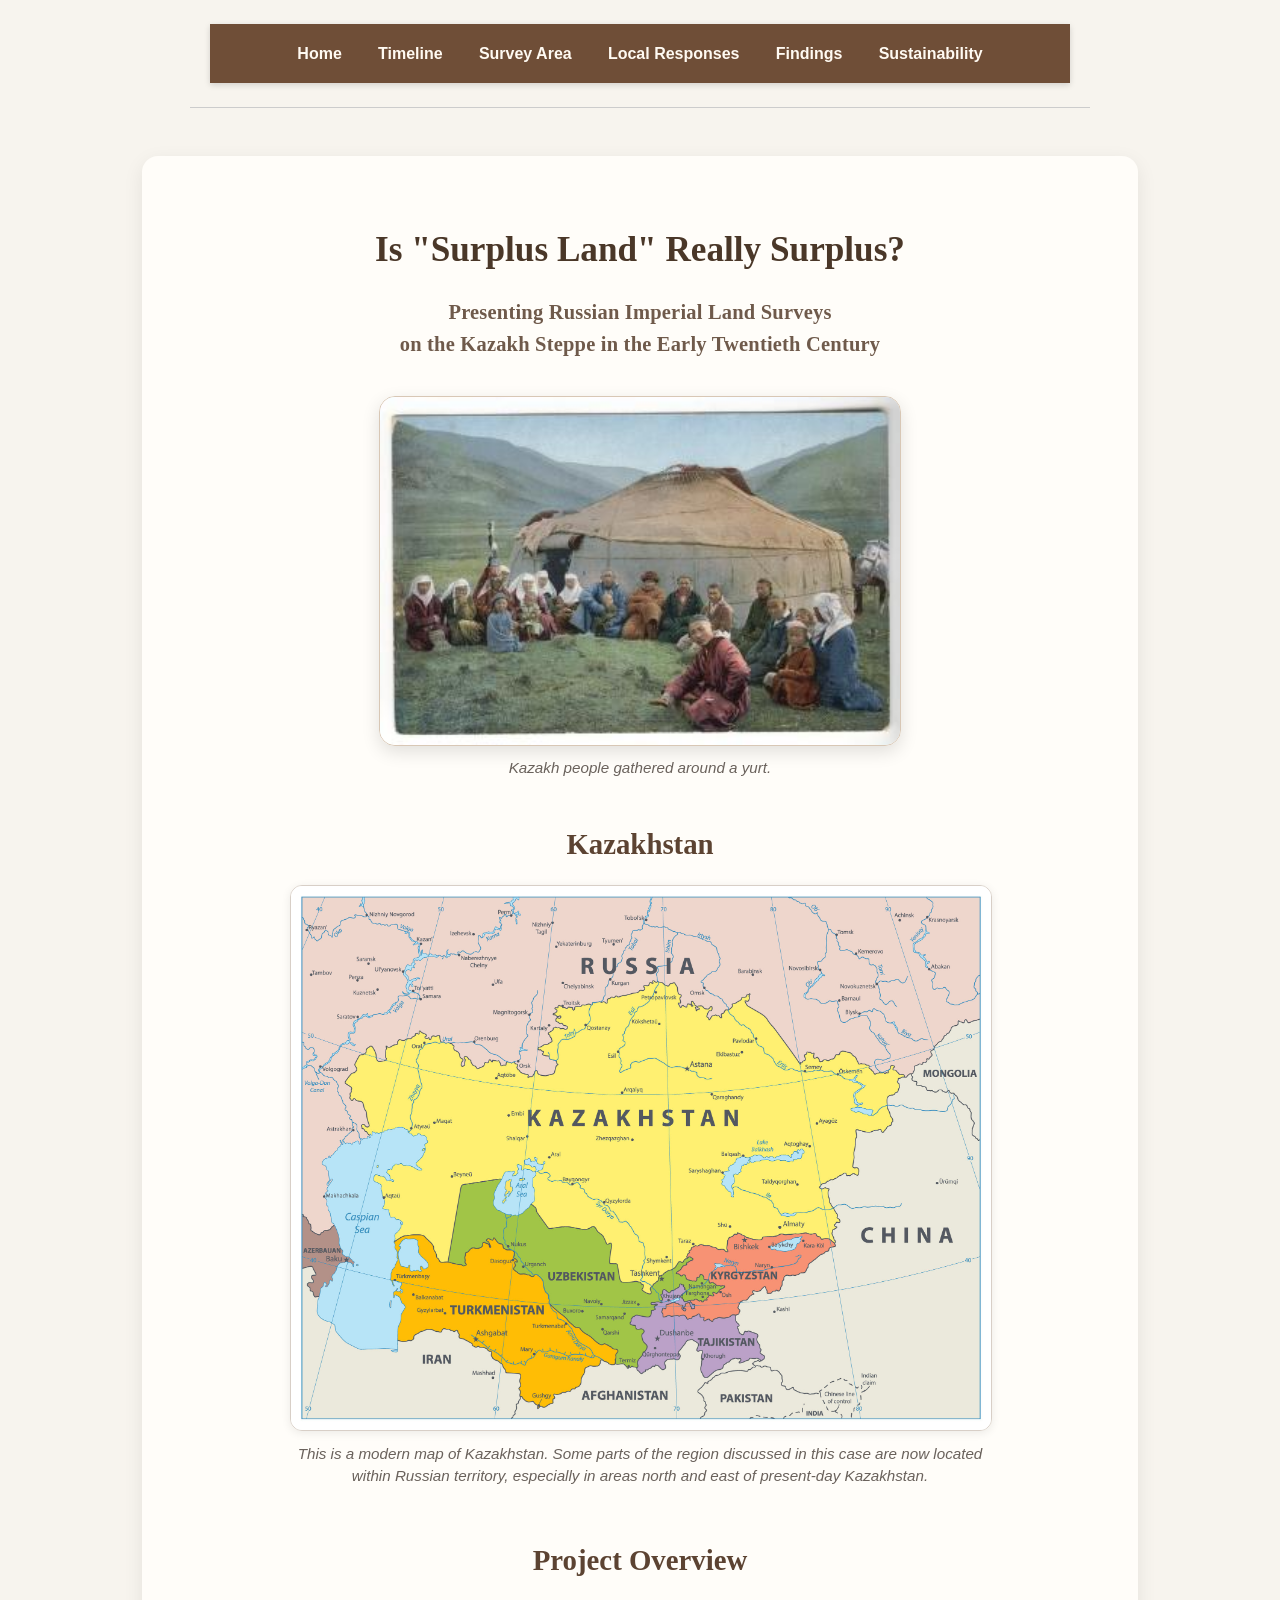
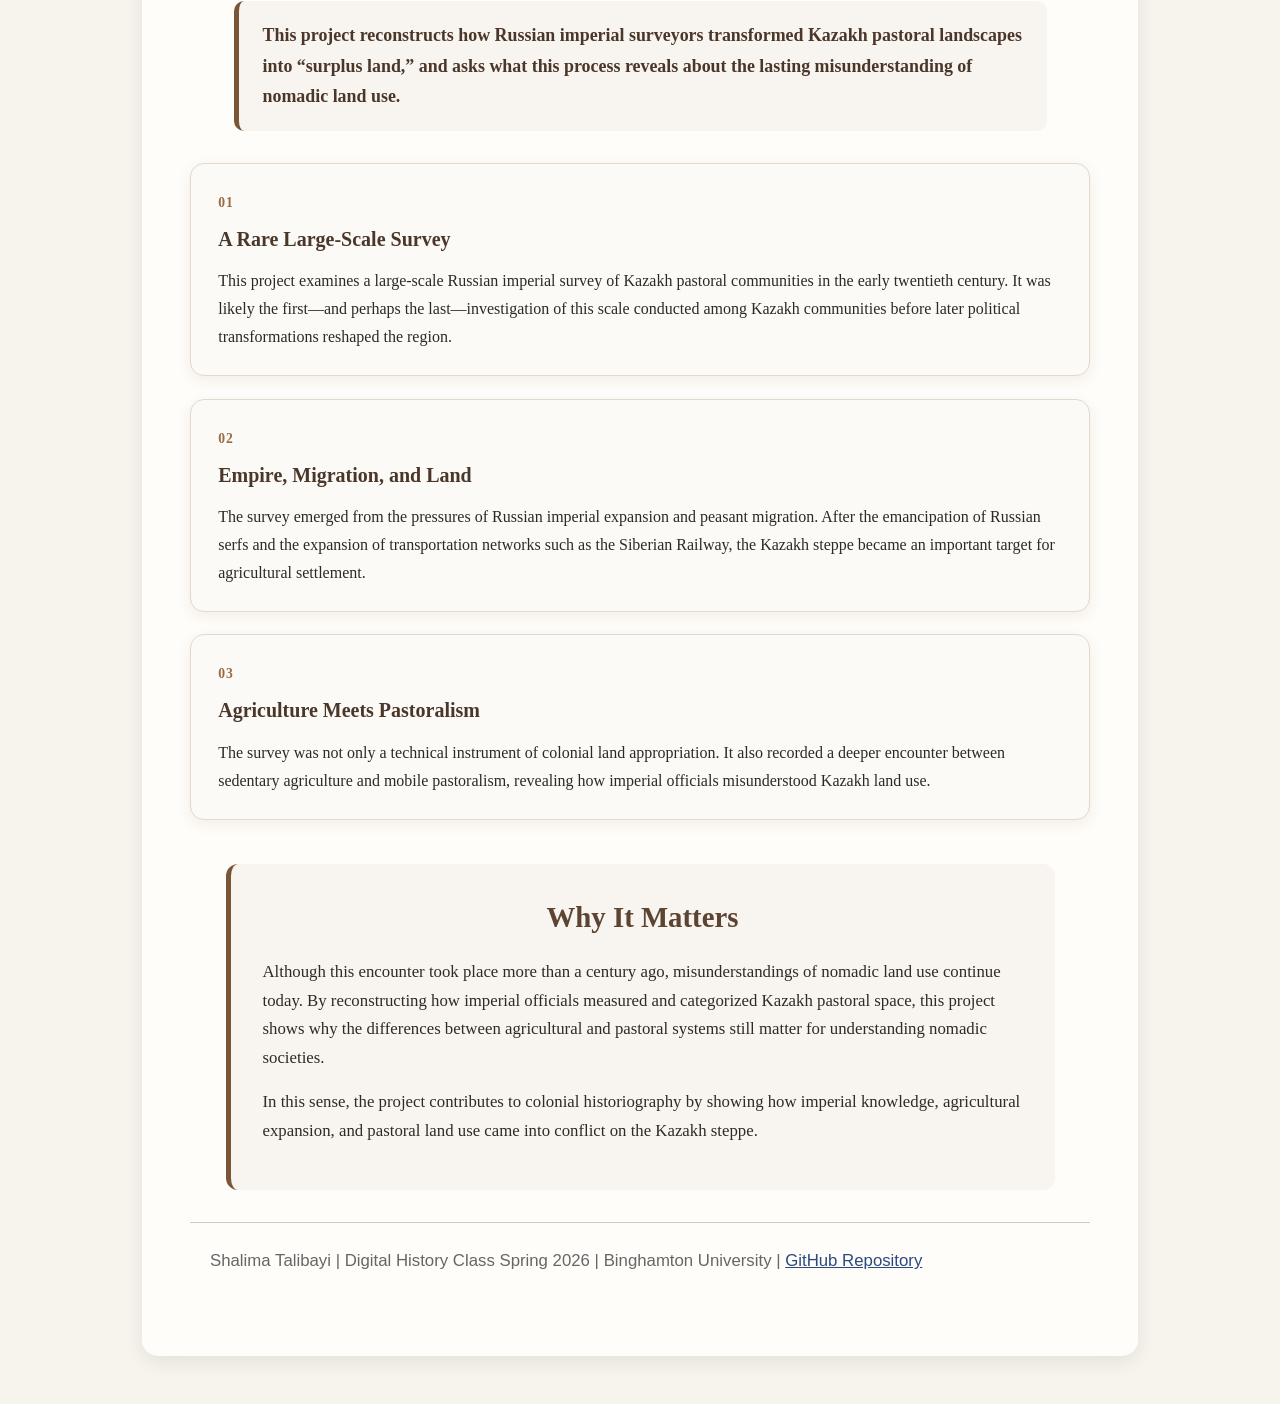
<file: index.html>
<!DOCTYPE html>
<html lang="en">
<head>
    <meta charset="UTF-8">
    <meta name="viewport" content="width=device-width, initial-scale=1.0">
    <title>Is "Surplus Land" Really Surplus?</title>
    <link rel="stylesheet" href="style.css">
</head>

<body>

<header>
 <nav>
  <a href="index.html">Home</a>
  <a href="timeline.html">Timeline</a>
  <a href="survey-area.html">Survey Area</a>
  <a href="local-responses.html">Local Responses</a>
  <a href="findings.html">Findings</a>
  <a href="sustainability.html">Sustainability</a>
</nav>
</header>

<main>
    <h1>Is "Surplus Land" Really Surplus?</h1>
    <p class="subtitle">
         Presenting Russian Imperial Land Surveys<br>
  on the Kazakh Steppe in the Early Twentieth Century
    </p>
    <figure class="home-hero-image">
  <img src="images/kazakh-yurt.jpg" alt="Kazakh people gathered around a yurt in a mountain landscape">
  <figcaption>
    Kazakh people gathered around a yurt.
  </figcaption>
</figure>
<section class="map-section">
  <h2>Kazakhstan</h2>

  <figure class="home-map">
    <img src="images/kazakhstan.jpg" alt="Map of Kazakhstan showing the location of the Kazakh steppe and survey area">
    <figcaption>
This is a modern map of Kazakhstan. Some parts of the region discussed in this case are now located within Russian territory, especially in areas north and east of present-day Kazakhstan.    </figcaption>
  </figure>
</section>

   <section class="project-overview">
  <h2>Project Overview</h2>

  <p class="thesis-statement">
    This project reconstructs how Russian imperial surveyors transformed Kazakh pastoral 
    landscapes into “surplus land,” and asks what this process reveals about the lasting 
    misunderstanding of nomadic land use.
  </p>

  <div class="logic-grid">
    <div class="logic-card">
      <span class="logic-number">01</span>
      <h3>A Rare Large-Scale Survey</h3>
      <p>
        This project examines a large-scale Russian imperial survey of Kazakh pastoral 
        communities in the early twentieth century. It was likely the first—and perhaps 
        the last—investigation of this scale conducted among Kazakh communities before 
        later political transformations reshaped the region.
      </p>
    </div>

    <div class="logic-card">
      <span class="logic-number">02</span>
      <h3>Empire, Migration, and Land</h3>
      <p>
        The survey emerged from the pressures of Russian imperial expansion and peasant 
        migration. After the emancipation of Russian serfs and the expansion of 
        transportation networks such as the Siberian Railway, the Kazakh steppe became 
        an important target for agricultural settlement.
      </p>
    </div>

    <div class="logic-card">
      <span class="logic-number">03</span>
      <h3>Agriculture Meets Pastoralism</h3>
      <p>
        The survey was not only a technical instrument of colonial land appropriation. 
        It also recorded a deeper encounter between sedentary agriculture and mobile 
        pastoralism, revealing how imperial officials misunderstood Kazakh land use.
      </p>
    </div>
  </div>
</section>

   <section class="why-it-matters">
  <h2>Why It Matters</h2>

  <p>
    Although this encounter took place more than a century ago, misunderstandings of 
    nomadic land use continue today. By reconstructing how imperial officials measured 
    and categorized Kazakh pastoral space, this project shows why the differences between 
    agricultural and pastoral systems still matter for understanding nomadic societies.
  </p>

  <p>
  In this sense, the project contributes to colonial historiography by showing how 
  imperial knowledge, agricultural expansion, and pastoral land use came into conflict 
  on the Kazakh steppe.
</p>
</section>
<footer class="site-footer">
  <p>
    Shalima Talibayi
    <span>|</span>
    Digital History Class Spring 2026
    <span>|</span>
    Binghamton University
    <span>|</span>
    <a href="https://github.com/shalima0513/shalima" target="_blank">
      GitHub Repository
    </a>
  </p>
</footer>

</main>

</body>
</html>
</file>
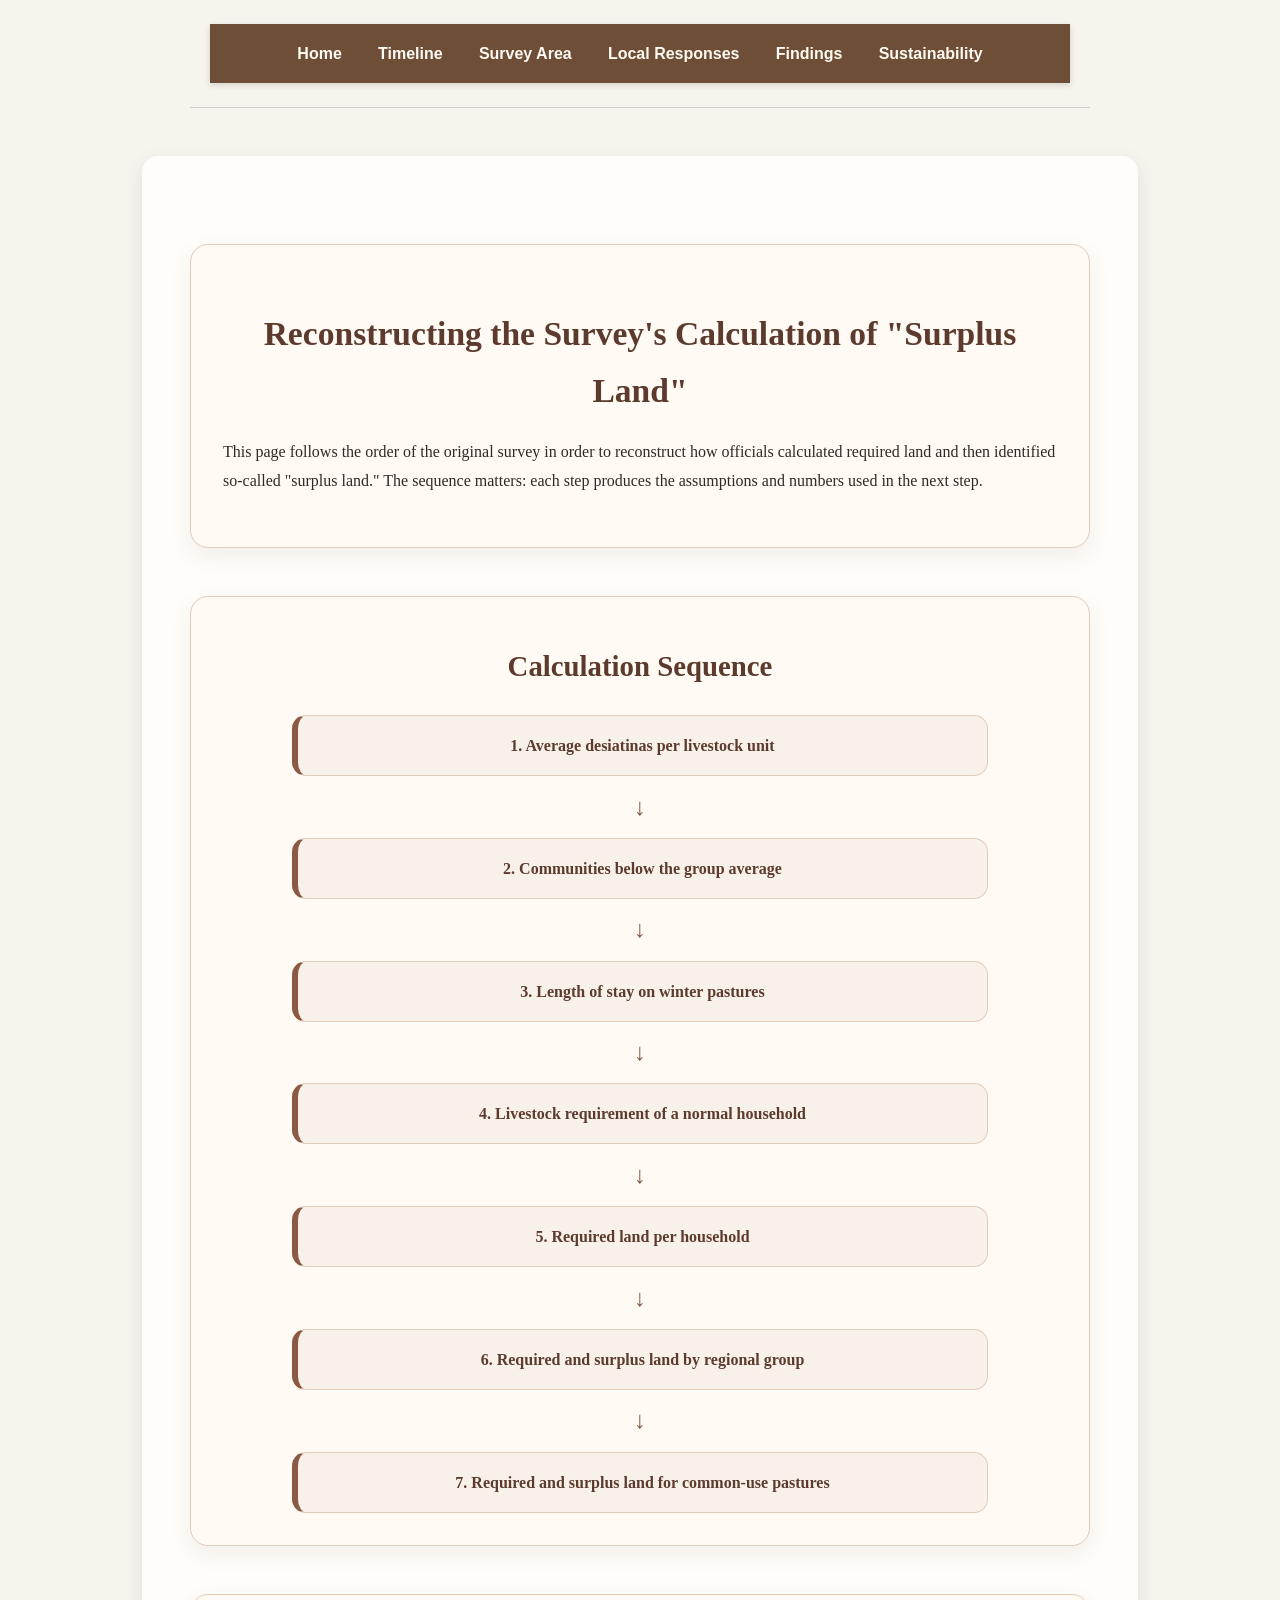
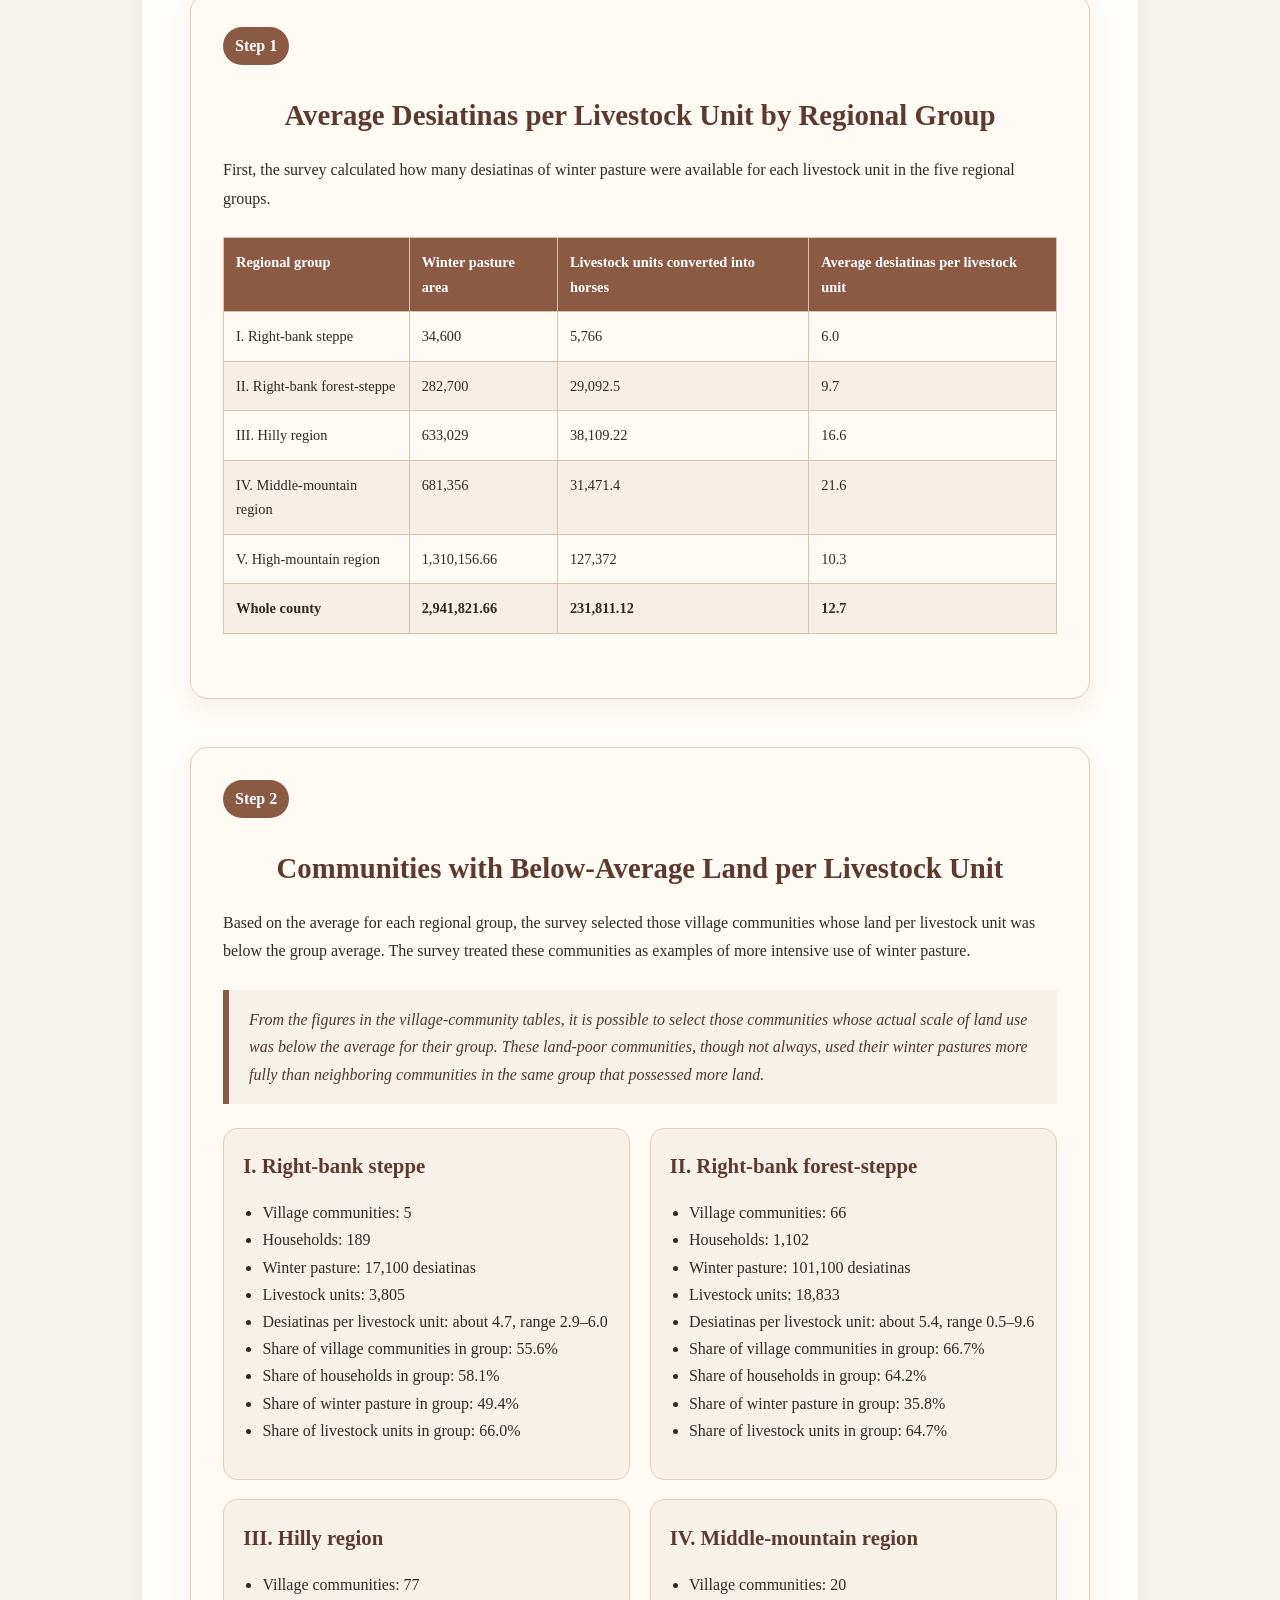
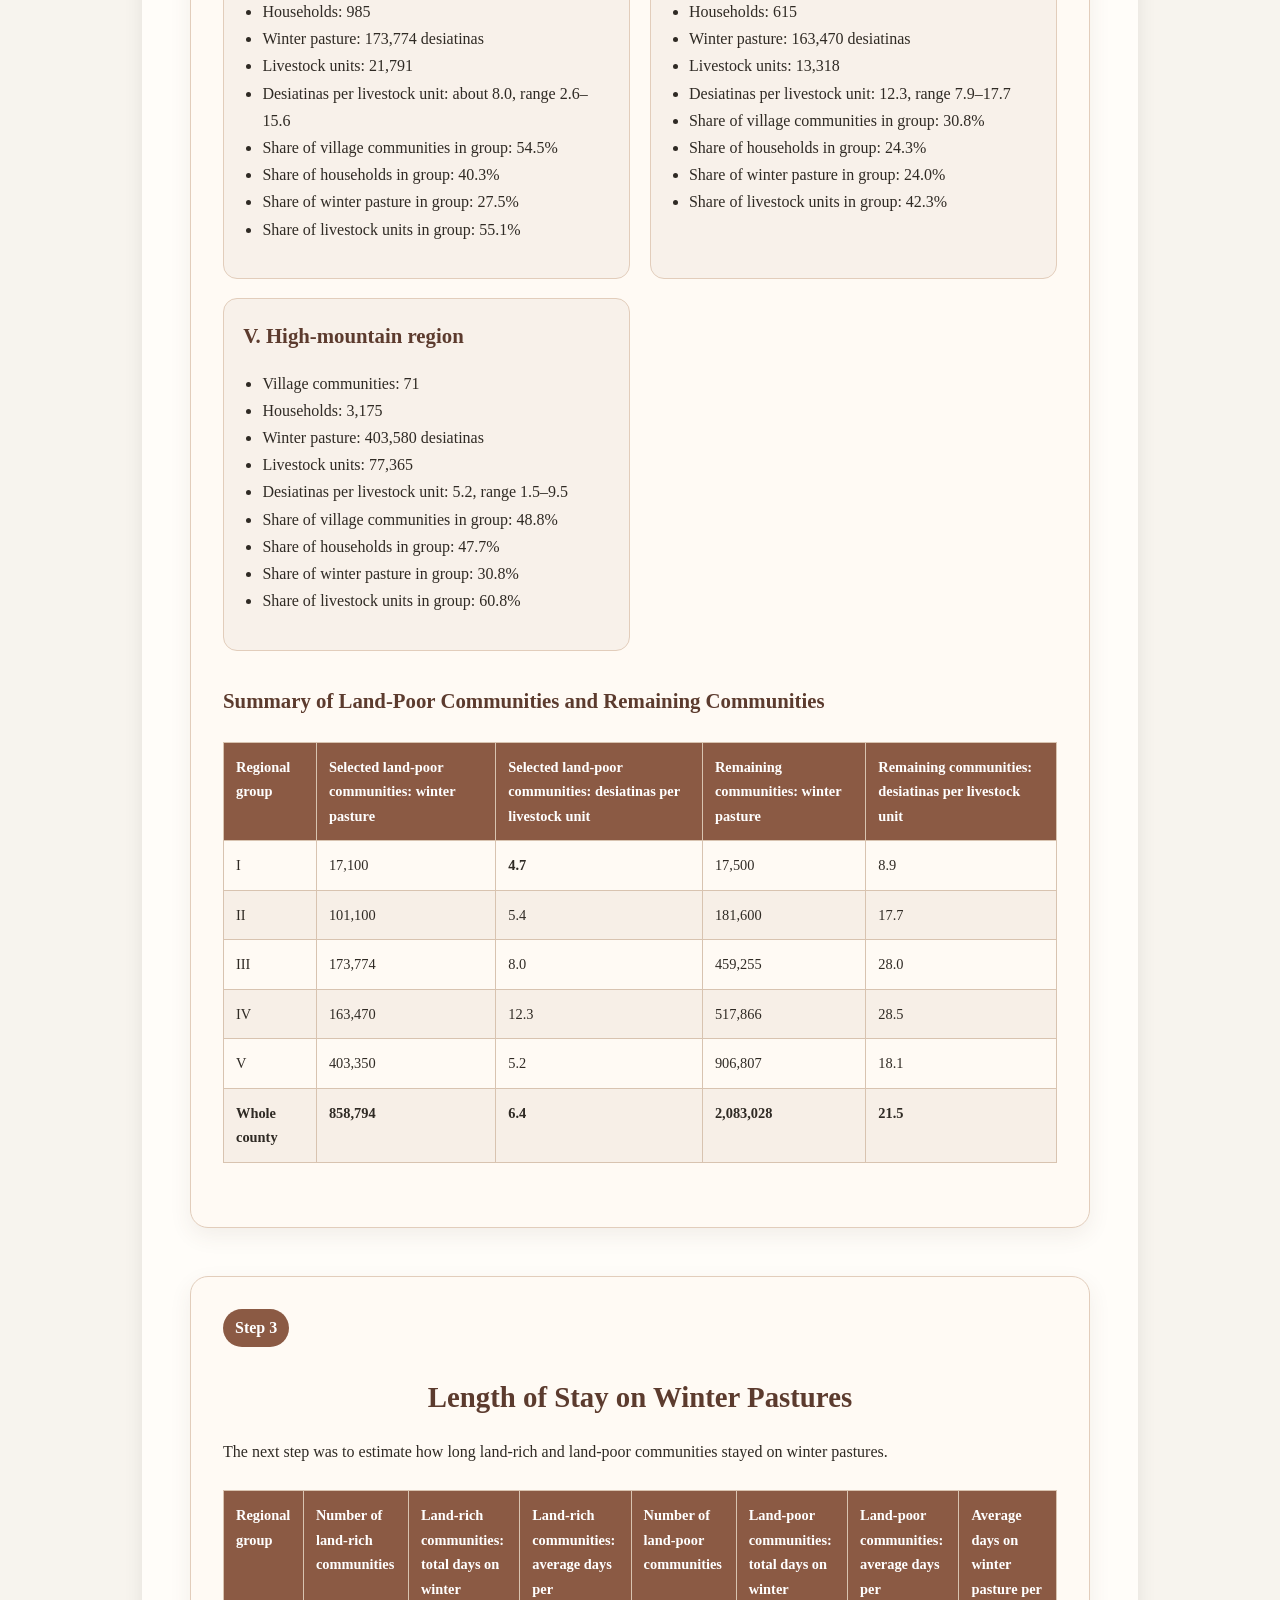
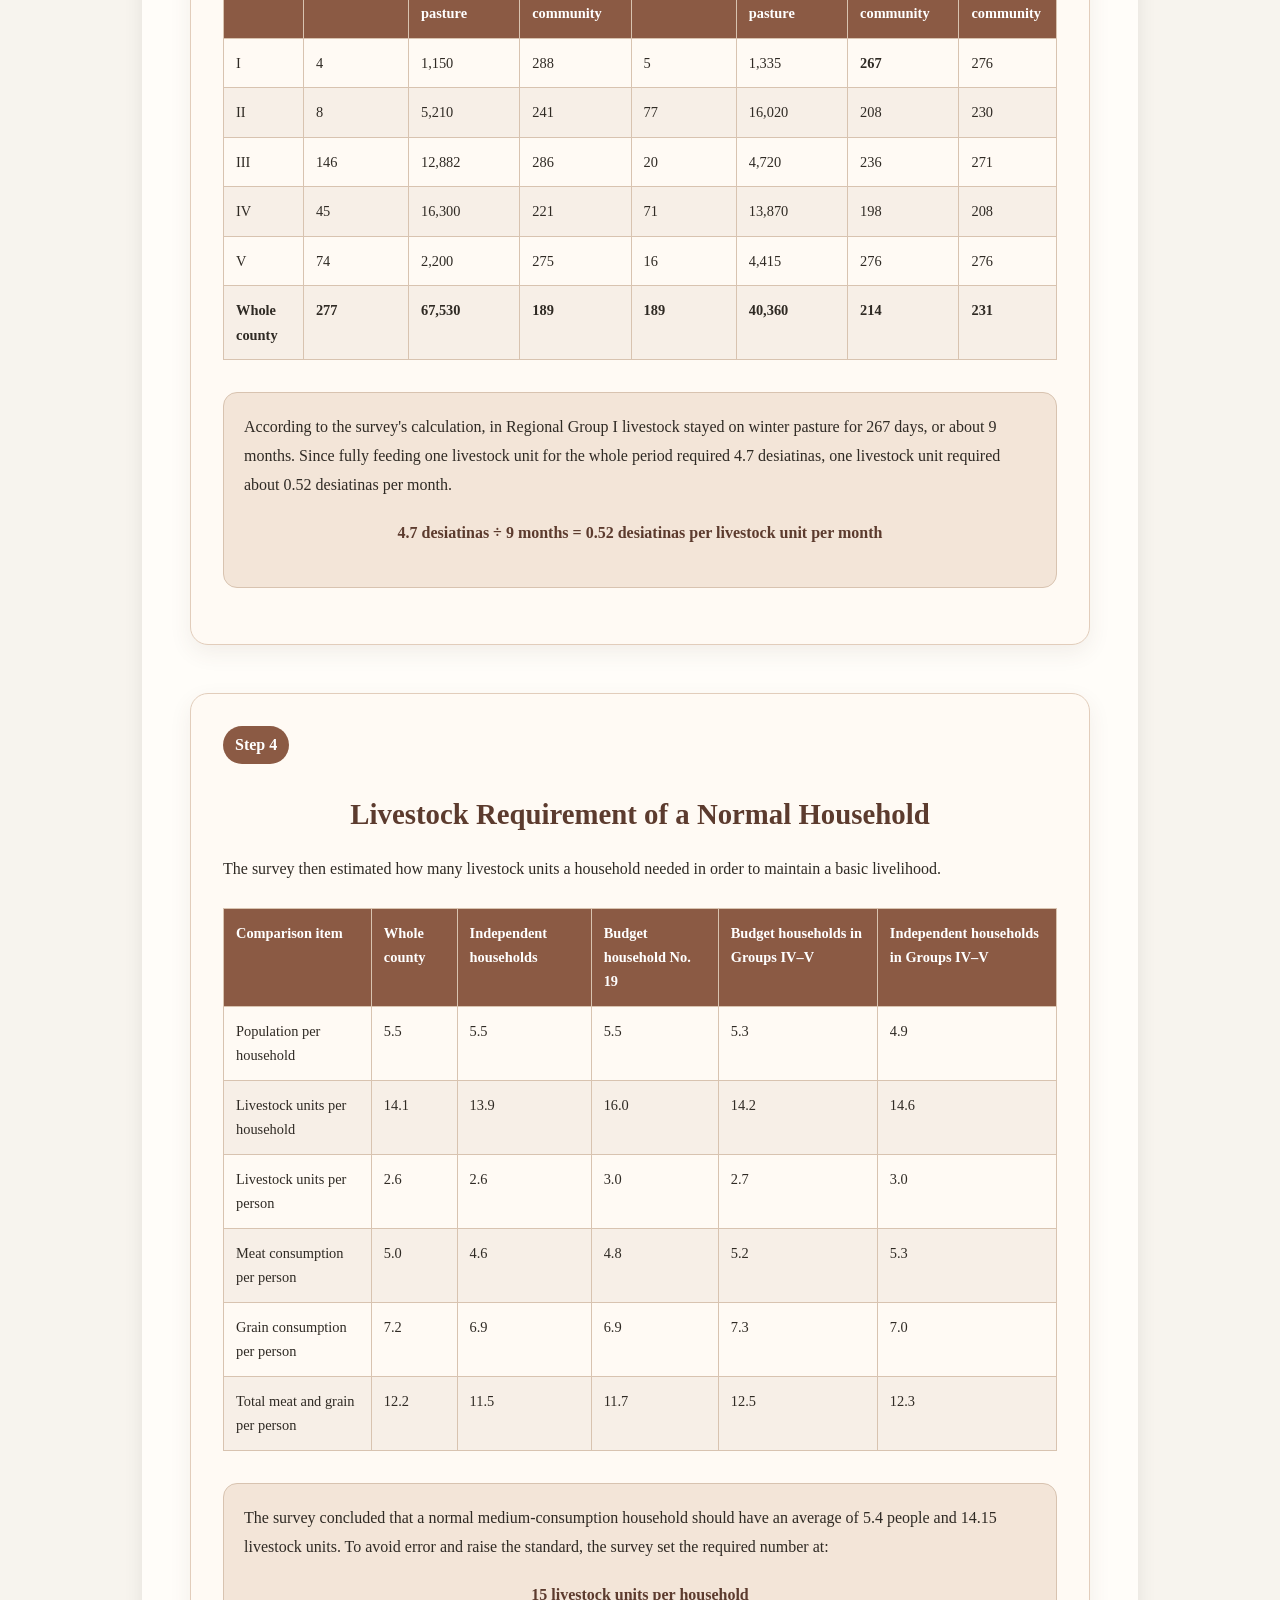
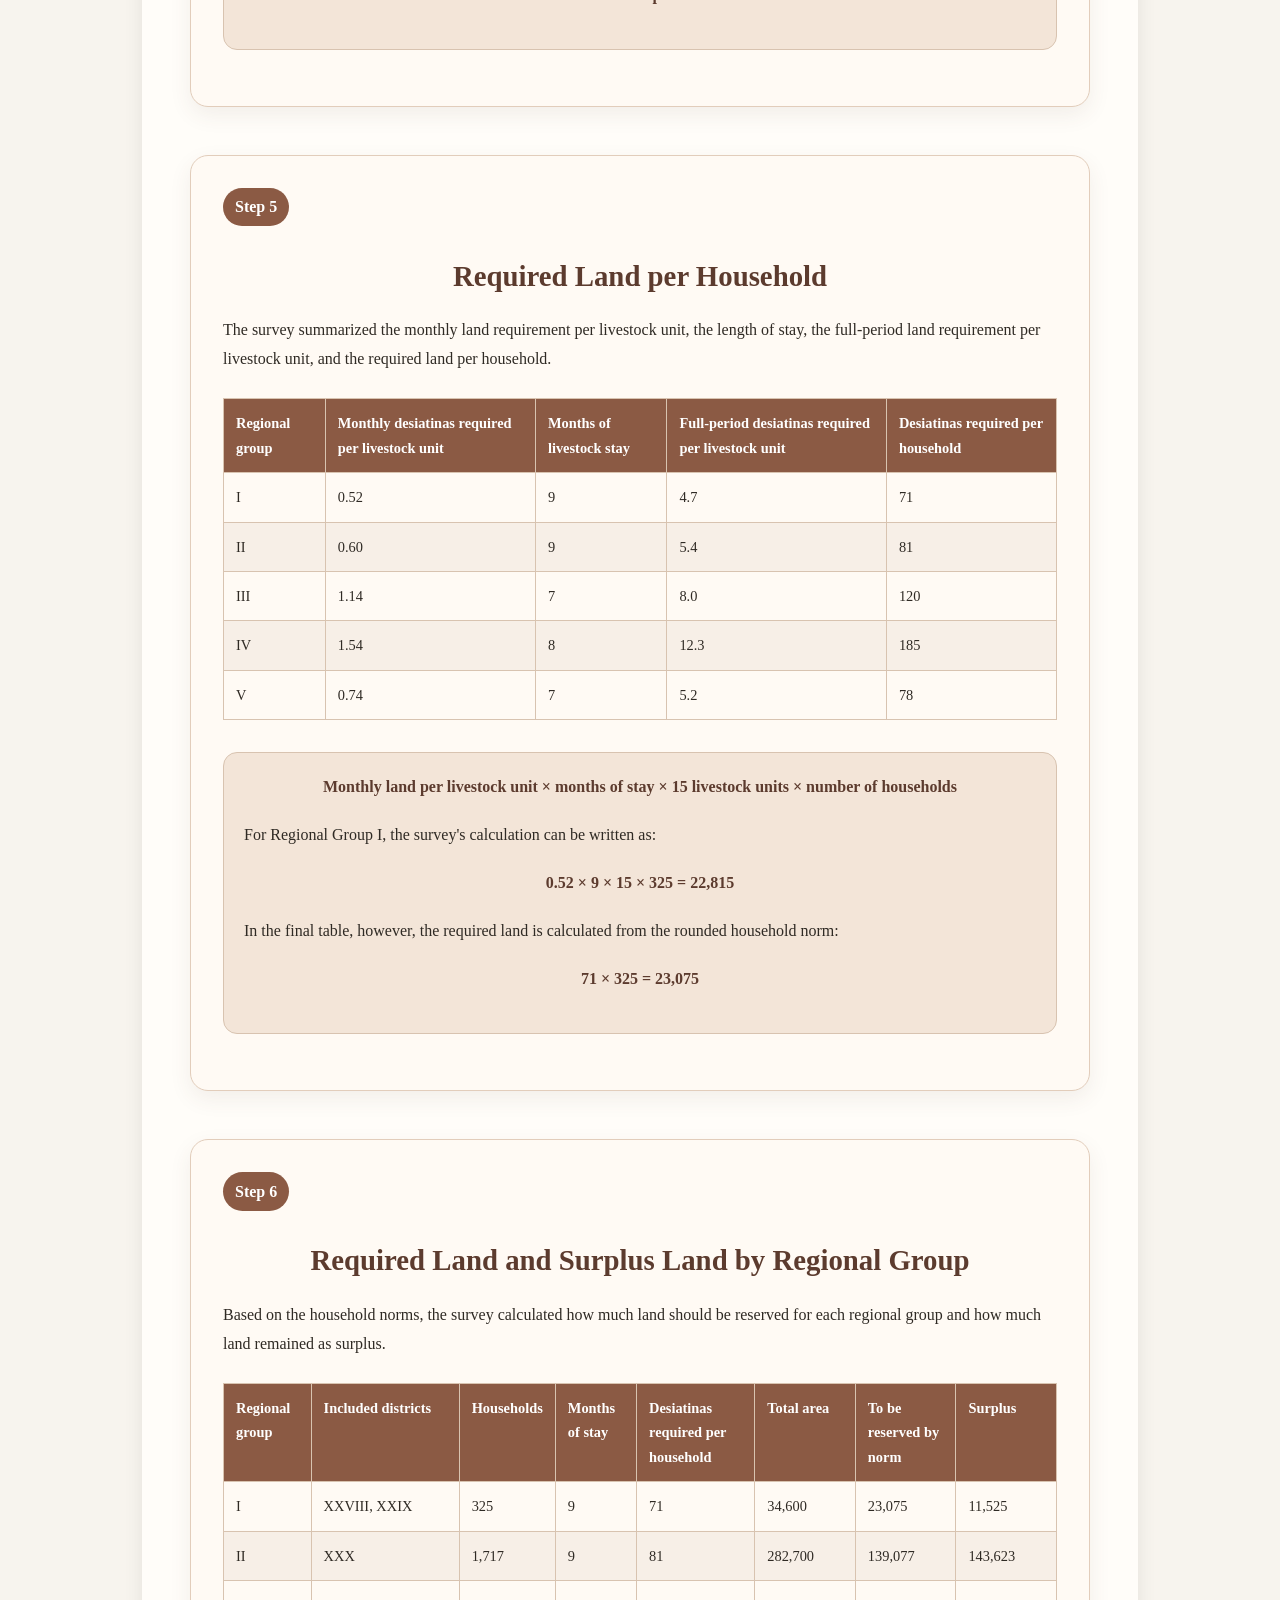
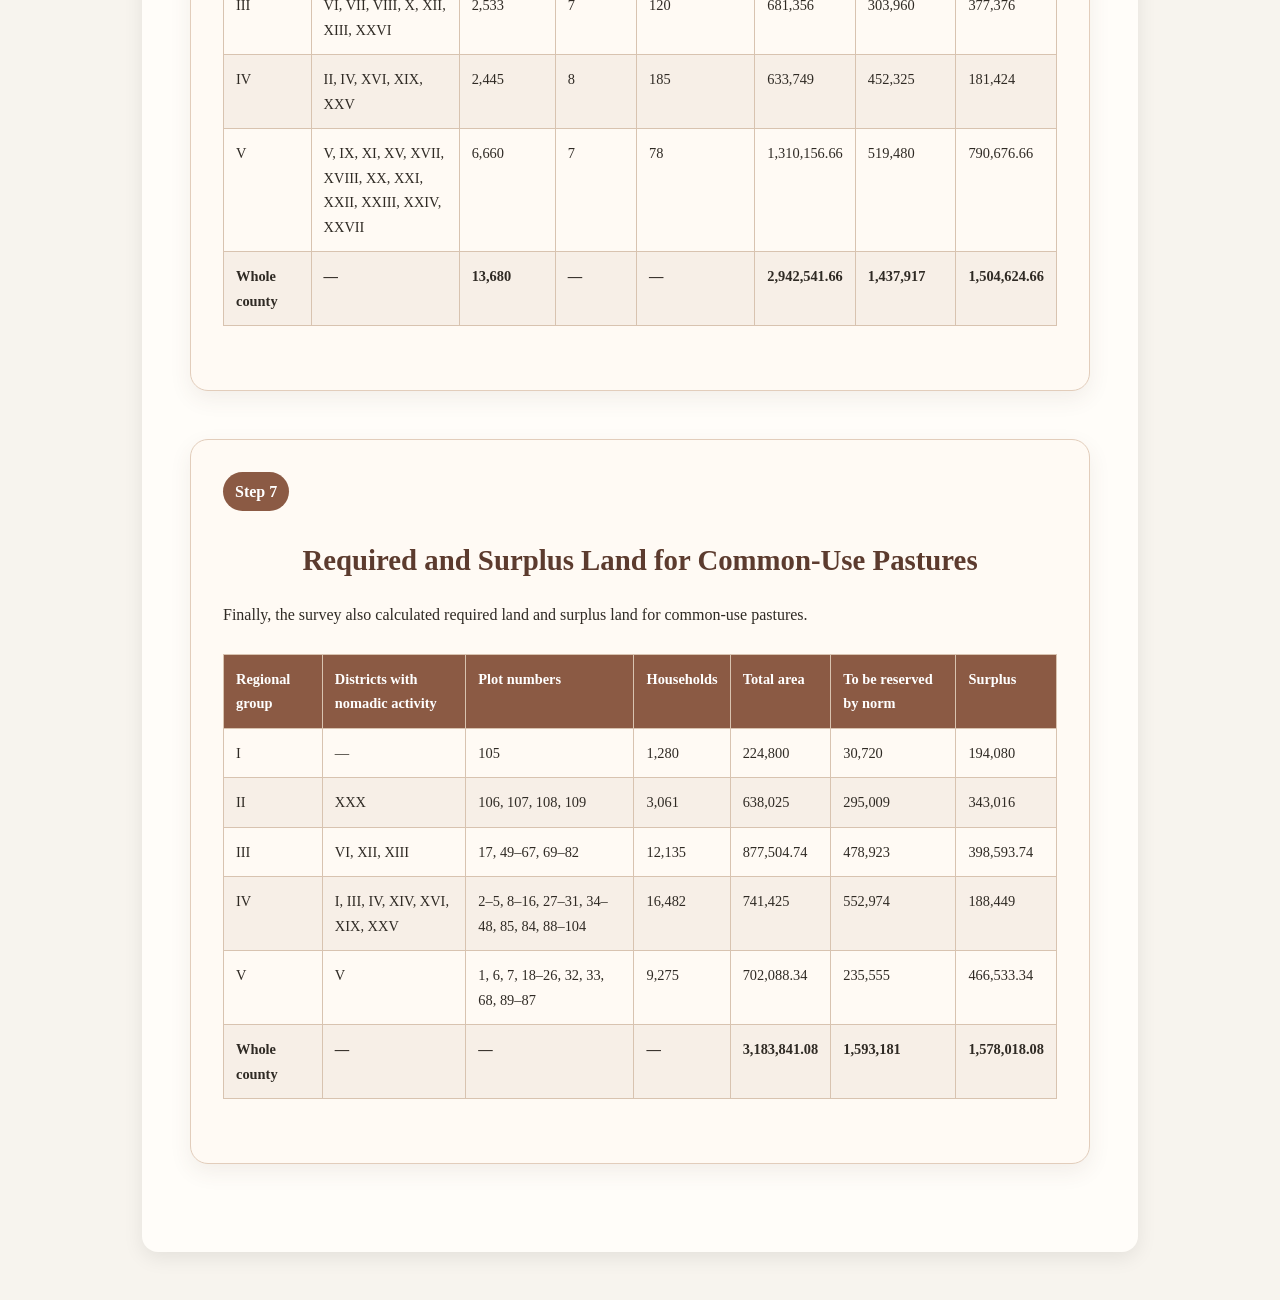
<file: calculation.html>
<!DOCTYPE html>
<html lang="en">
<head>
    <meta charset="UTF-8">
    <meta name="viewport" content="width=device-width, initial-scale=1.0">
    <title>Reconstructing the Calculation of Surplus Land</title>
    <link rel="stylesheet" href="style.css">
</head>

<body>
    <header class="site-header">
        <nav class="navbar">
  <a href="index.html">Home</a>
  <a href="timeline.html">Timeline</a>
  <a href="survey-area.html">Survey Area</a>
  <a href="local-responses.html">Local Responses</a>
  <a href="findings.html">Findings</a>
  <a href="sustainability.html">Sustainability</a>
</nav>
    </header>

    <main>
        <section class="calculation-hero">
            <h1>Reconstructing the Survey's Calculation of "Surplus Land"</h1>
            <p>
                This page follows the order of the original survey in order to reconstruct
                how officials calculated required land and then identified so-called
                "surplus land." The sequence matters: each step produces the assumptions
                and numbers used in the next step.
            </p>
        </section>

        <section class="calculation-flow">
            <h2>Calculation Sequence</h2>

            <div class="flow-chart">
                <div class="flow-step">1. Average desiatinas per livestock unit</div>
                <div class="flow-arrow">↓</div>
                <div class="flow-step">2. Communities below the group average</div>
                <div class="flow-arrow">↓</div>
                <div class="flow-step">3. Length of stay on winter pastures</div>
                <div class="flow-arrow">↓</div>
                <div class="flow-step">4. Livestock requirement of a normal household</div>
                <div class="flow-arrow">↓</div>
                <div class="flow-step">5. Required land per household</div>
                <div class="flow-arrow">↓</div>
                <div class="flow-step">6. Required and surplus land by regional group</div>
                <div class="flow-arrow">↓</div>
                <div class="flow-step">7. Required and surplus land for common-use pastures</div>
            </div>
        </section>

        <section class="calculation-step">
            <span class="step-label">Step 1</span>
            <h2>Average Desiatinas per Livestock Unit by Regional Group</h2>

            <p>
                First, the survey calculated how many desiatinas of winter pasture were
                available for each livestock unit in the five regional groups.
            </p>

            <div class="table-wrapper">
                <table>
                    <thead>
                        <tr>
                            <th>Regional group</th>
                            <th>Winter pasture area</th>
                            <th>Livestock units converted into horses</th>
                            <th>Average desiatinas per livestock unit</th>
                        </tr>
                    </thead>
                    <tbody>
                        <tr>
                            <td>I. Right-bank steppe</td>
                            <td>34,600</td>
                            <td>5,766</td>
                            <td>6.0</td>
                        </tr>
                        <tr>
                            <td>II. Right-bank forest-steppe</td>
                            <td>282,700</td>
                            <td>29,092.5</td>
                            <td>9.7</td>
                        </tr>
                        <tr>
                            <td>III. Hilly region</td>
                            <td>633,029</td>
                            <td>38,109.22</td>
                            <td>16.6</td>
                        </tr>
                        <tr>
                            <td>IV. Middle-mountain region</td>
                            <td>681,356</td>
                            <td>31,471.4</td>
                            <td>21.6</td>
                        </tr>
                        <tr>
                            <td>V. High-mountain region</td>
                            <td>1,310,156.66</td>
                            <td>127,372</td>
                            <td>10.3</td>
                        </tr>
                        <tr class="total-row">
                            <td>Whole county</td>
                            <td>2,941,821.66</td>
                            <td>231,811.12</td>
                            <td>12.7</td>
                        </tr>
                    </tbody>
                </table>
            </div>
        </section>

        <section class="calculation-step">
            <span class="step-label">Step 2</span>
            <h2>Communities with Below-Average Land per Livestock Unit</h2>

            <p>
                Based on the average for each regional group, the survey selected those
                village communities whose land per livestock unit was below the group
                average. The survey treated these communities as examples of more
                intensive use of winter pasture.
            </p>

            <blockquote>
                From the figures in the village-community tables, it is possible to select
                those communities whose actual scale of land use was below the average for
                their group. These land-poor communities, though not always, used their
                winter pastures more fully than neighboring communities in the same group
                that possessed more land.
            </blockquote>

            <div class="regional-cards">
                <article class="regional-card">
                    <h3>I. Right-bank steppe</h3>
                    <ul>
                        <li>Village communities: 5</li>
                        <li>Households: 189</li>
                        <li>Winter pasture: 17,100 desiatinas</li>
                        <li>Livestock units: 3,805</li>
                        <li>Desiatinas per livestock unit: about 4.7, range 2.9–6.0</li>
                        <li>Share of village communities in group: 55.6%</li>
                        <li>Share of households in group: 58.1%</li>
                        <li>Share of winter pasture in group: 49.4%</li>
                        <li>Share of livestock units in group: 66.0%</li>
                    </ul>
                </article>

                <article class="regional-card">
                    <h3>II. Right-bank forest-steppe</h3>
                    <ul>
                        <li>Village communities: 66</li>
                        <li>Households: 1,102</li>
                        <li>Winter pasture: 101,100 desiatinas</li>
                        <li>Livestock units: 18,833</li>
                        <li>Desiatinas per livestock unit: about 5.4, range 0.5–9.6</li>
                        <li>Share of village communities in group: 66.7%</li>
                        <li>Share of households in group: 64.2%</li>
                        <li>Share of winter pasture in group: 35.8%</li>
                        <li>Share of livestock units in group: 64.7%</li>
                    </ul>
                </article>

                <article class="regional-card">
                    <h3>III. Hilly region</h3>
                    <ul>
                        <li>Village communities: 77</li>
                        <li>Households: 985</li>
                        <li>Winter pasture: 173,774 desiatinas</li>
                        <li>Livestock units: 21,791</li>
                        <li>Desiatinas per livestock unit: about 8.0, range 2.6–15.6</li>
                        <li>Share of village communities in group: 54.5%</li>
                        <li>Share of households in group: 40.3%</li>
                        <li>Share of winter pasture in group: 27.5%</li>
                        <li>Share of livestock units in group: 55.1%</li>
                    </ul>
                </article>

                <article class="regional-card">
                    <h3>IV. Middle-mountain region</h3>
                    <ul>
                        <li>Village communities: 20</li>
                        <li>Households: 615</li>
                        <li>Winter pasture: 163,470 desiatinas</li>
                        <li>Livestock units: 13,318</li>
                        <li>Desiatinas per livestock unit: 12.3, range 7.9–17.7</li>
                        <li>Share of village communities in group: 30.8%</li>
                        <li>Share of households in group: 24.3%</li>
                        <li>Share of winter pasture in group: 24.0%</li>
                        <li>Share of livestock units in group: 42.3%</li>
                    </ul>
                </article>

                <article class="regional-card">
                    <h3>V. High-mountain region</h3>
                    <ul>
                        <li>Village communities: 71</li>
                        <li>Households: 3,175</li>
                        <li>Winter pasture: 403,580 desiatinas</li>
                        <li>Livestock units: 77,365</li>
                        <li>Desiatinas per livestock unit: 5.2, range 1.5–9.5</li>
                        <li>Share of village communities in group: 48.8%</li>
                        <li>Share of households in group: 47.7%</li>
                        <li>Share of winter pasture in group: 30.8%</li>
                        <li>Share of livestock units in group: 60.8%</li>
                    </ul>
                </article>
            </div>

            <h3>Summary of Land-Poor Communities and Remaining Communities</h3>

            <div class="table-wrapper">
                <table>
                    <thead>
                        <tr>
                            <th>Regional group</th>
                            <th>Selected land-poor communities: winter pasture</th>
                            <th>Selected land-poor communities: desiatinas per livestock unit</th>
                            <th>Remaining communities: winter pasture</th>
                            <th>Remaining communities: desiatinas per livestock unit</th>
                        </tr>
                    </thead>
                    <tbody>
                        <tr>
                            <td>I</td>
                            <td>17,100</td>
                            <td><strong>4.7</strong></td>
                            <td>17,500</td>
                            <td>8.9</td>
                        </tr>
                        <tr>
                            <td>II</td>
                            <td>101,100</td>
                            <td>5.4</td>
                            <td>181,600</td>
                            <td>17.7</td>
                        </tr>
                        <tr>
                            <td>III</td>
                            <td>173,774</td>
                            <td>8.0</td>
                            <td>459,255</td>
                            <td>28.0</td>
                        </tr>
                        <tr>
                            <td>IV</td>
                            <td>163,470</td>
                            <td>12.3</td>
                            <td>517,866</td>
                            <td>28.5</td>
                        </tr>
                        <tr>
                            <td>V</td>
                            <td>403,350</td>
                            <td>5.2</td>
                            <td>906,807</td>
                            <td>18.1</td>
                        </tr>
                        <tr class="total-row">
                            <td>Whole county</td>
                            <td>858,794</td>
                            <td>6.4</td>
                            <td>2,083,028</td>
                            <td>21.5</td>
                        </tr>
                    </tbody>
                </table>
            </div>
        </section>

        <section class="calculation-step">
            <span class="step-label">Step 3</span>
            <h2>Length of Stay on Winter Pastures</h2>

            <p>
                The next step was to estimate how long land-rich and land-poor communities
                stayed on winter pastures.
            </p>

            <div class="table-wrapper">
                <table>
                    <thead>
                        <tr>
                            <th>Regional group</th>
                            <th>Number of land-rich communities</th>
                            <th>Land-rich communities: total days on winter pasture</th>
                            <th>Land-rich communities: average days per community</th>
                            <th>Number of land-poor communities</th>
                            <th>Land-poor communities: total days on winter pasture</th>
                            <th>Land-poor communities: average days per community</th>
                            <th>Average days on winter pasture per community</th>
                        </tr>
                    </thead>
                    <tbody>
                        <tr>
                            <td>I</td>
                            <td>4</td>
                            <td>1,150</td>
                            <td>288</td>
                            <td>5</td>
                            <td>1,335</td>
                            <td><strong>267</strong></td>
                            <td>276</td>
                        </tr>
                        <tr>
                            <td>II</td>
                            <td>8</td>
                            <td>5,210</td>
                            <td>241</td>
                            <td>77</td>
                            <td>16,020</td>
                            <td>208</td>
                            <td>230</td>
                        </tr>
                        <tr>
                            <td>III</td>
                            <td>146</td>
                            <td>12,882</td>
                            <td>286</td>
                            <td>20</td>
                            <td>4,720</td>
                            <td>236</td>
                            <td>271</td>
                        </tr>
                        <tr>
                            <td>IV</td>
                            <td>45</td>
                            <td>16,300</td>
                            <td>221</td>
                            <td>71</td>
                            <td>13,870</td>
                            <td>198</td>
                            <td>208</td>
                        </tr>
                        <tr>
                            <td>V</td>
                            <td>74</td>
                            <td>2,200</td>
                            <td>275</td>
                            <td>16</td>
                            <td>4,415</td>
                            <td>276</td>
                            <td>276</td>
                        </tr>
                        <tr class="total-row">
                            <td>Whole county</td>
                            <td>277</td>
                            <td>67,530</td>
                            <td>189</td>
                            <td>189</td>
                            <td>40,360</td>
                            <td>214</td>
                            <td>231</td>
                        </tr>
                    </tbody>
                </table>
            </div>

            <div class="formula-box">
                <p>
                    According to the survey's calculation, in Regional Group I livestock
                    stayed on winter pasture for 267 days, or about 9 months. Since fully
                    feeding one livestock unit for the whole period required 4.7 desiatinas,
                    one livestock unit required about 0.52 desiatinas per month.
                </p>
                <p class="formula">
                    4.7 desiatinas ÷ 9 months = 0.52 desiatinas per livestock unit per month
                </p>
            </div>
        </section>

        <section class="calculation-step">
            <span class="step-label">Step 4</span>
            <h2>Livestock Requirement of a Normal Household</h2>

            <p>
                The survey then estimated how many livestock units a household needed in
                order to maintain a basic livelihood.
            </p>

            <div class="table-wrapper">
                <table>
                    <thead>
                        <tr>
                            <th>Comparison item</th>
                            <th>Whole county</th>
                            <th>Independent households</th>
                            <th>Budget household No. 19</th>
                            <th>Budget households in Groups IV–V</th>
                            <th>Independent households in Groups IV–V</th>
                        </tr>
                    </thead>
                    <tbody>
                        <tr>
                            <td>Population per household</td>
                            <td>5.5</td>
                            <td>5.5</td>
                            <td>5.5</td>
                            <td>5.3</td>
                            <td>4.9</td>
                        </tr>
                        <tr>
                            <td>Livestock units per household</td>
                            <td>14.1</td>
                            <td>13.9</td>
                            <td>16.0</td>
                            <td>14.2</td>
                            <td>14.6</td>
                        </tr>
                        <tr>
                            <td>Livestock units per person</td>
                            <td>2.6</td>
                            <td>2.6</td>
                            <td>3.0</td>
                            <td>2.7</td>
                            <td>3.0</td>
                        </tr>
                        <tr>
                            <td>Meat consumption per person</td>
                            <td>5.0</td>
                            <td>4.6</td>
                            <td>4.8</td>
                            <td>5.2</td>
                            <td>5.3</td>
                        </tr>
                        <tr>
                            <td>Grain consumption per person</td>
                            <td>7.2</td>
                            <td>6.9</td>
                            <td>6.9</td>
                            <td>7.3</td>
                            <td>7.0</td>
                        </tr>
                        <tr>
                            <td>Total meat and grain per person</td>
                            <td>12.2</td>
                            <td>11.5</td>
                            <td>11.7</td>
                            <td>12.5</td>
                            <td>12.3</td>
                        </tr>
                    </tbody>
                </table>
            </div>

            <div class="formula-box">
                <p>
                    The survey concluded that a normal medium-consumption household should
                    have an average of 5.4 people and 14.15 livestock units. To avoid error
                    and raise the standard, the survey set the required number at:
                </p>
                <p class="formula">15 livestock units per household</p>
            </div>
        </section>

        <section class="calculation-step">
            <span class="step-label">Step 5</span>
            <h2>Required Land per Household</h2>

            <p>
                The survey summarized the monthly land requirement per livestock unit,
                the length of stay, the full-period land requirement per livestock unit,
                and the required land per household.
            </p>

            <div class="table-wrapper">
                <table>
                    <thead>
                        <tr>
                            <th>Regional group</th>
                            <th>Monthly desiatinas required per livestock unit</th>
                            <th>Months of livestock stay</th>
                            <th>Full-period desiatinas required per livestock unit</th>
                            <th>Desiatinas required per household</th>
                        </tr>
                    </thead>
                    <tbody>
                        <tr>
                            <td>I</td>
                            <td>0.52</td>
                            <td>9</td>
                            <td>4.7</td>
                            <td>71</td>
                        </tr>
                        <tr>
                            <td>II</td>
                            <td>0.60</td>
                            <td>9</td>
                            <td>5.4</td>
                            <td>81</td>
                        </tr>
                        <tr>
                            <td>III</td>
                            <td>1.14</td>
                            <td>7</td>
                            <td>8.0</td>
                            <td>120</td>
                        </tr>
                        <tr>
                            <td>IV</td>
                            <td>1.54</td>
                            <td>8</td>
                            <td>12.3</td>
                            <td>185</td>
                        </tr>
                        <tr>
                            <td>V</td>
                            <td>0.74</td>
                            <td>7</td>
                            <td>5.2</td>
                            <td>78</td>
                        </tr>
                    </tbody>
                </table>
            </div>

            <div class="formula-box">
                <p class="formula">
                    Monthly land per livestock unit × months of stay × 15 livestock units × number of households
                </p>
                <p>
                    For Regional Group I, the survey's calculation can be written as:
                </p>
                <p class="formula">
                    0.52 × 9 × 15 × 325 = 22,815
                </p>
                <p>
                    In the final table, however, the required land is calculated from the
                    rounded household norm:
                </p>
                <p class="formula">
                    71 × 325 = 23,075
                </p>
            </div>
        </section>

        <section class="calculation-step">
            <span class="step-label">Step 6</span>
            <h2>Required Land and Surplus Land by Regional Group</h2>

            <p>
                Based on the household norms, the survey calculated how much land should
                be reserved for each regional group and how much land remained as surplus.
            </p>

            <div class="table-wrapper">
                <table>
                    <thead>
                        <tr>
                            <th>Regional group</th>
                            <th>Included districts</th>
                            <th>Households</th>
                            <th>Months of stay</th>
                            <th>Desiatinas required per household</th>
                            <th>Total area</th>
                            <th>To be reserved by norm</th>
                            <th>Surplus</th>
                        </tr>
                    </thead>
                    <tbody>
                        <tr>
                            <td>I</td>
                            <td>XXVIII, XXIX</td>
                            <td>325</td>
                            <td>9</td>
                            <td>71</td>
                            <td>34,600</td>
                            <td>23,075</td>
                            <td>11,525</td>
                        </tr>
                        <tr>
                            <td>II</td>
                            <td>XXX</td>
                            <td>1,717</td>
                            <td>9</td>
                            <td>81</td>
                            <td>282,700</td>
                            <td>139,077</td>
                            <td>143,623</td>
                        </tr>
                        <tr>
                            <td>III</td>
                            <td>VI, VII, VIII, X, XII, XIII, XXVI</td>
                            <td>2,533</td>
                            <td>7</td>
                            <td>120</td>
                            <td>681,356</td>
                            <td>303,960</td>
                            <td>377,376</td>
                        </tr>
                        <tr>
                            <td>IV</td>
                            <td>II, IV, XVI, XIX, XXV</td>
                            <td>2,445</td>
                            <td>8</td>
                            <td>185</td>
                            <td>633,749</td>
                            <td>452,325</td>
                            <td>181,424</td>
                        </tr>
                        <tr>
                            <td>V</td>
                            <td>V, IX, XI, XV, XVII, XVIII, XX, XXI, XXII, XXIII, XXIV, XXVII</td>
                            <td>6,660</td>
                            <td>7</td>
                            <td>78</td>
                            <td>1,310,156.66</td>
                            <td>519,480</td>
                            <td>790,676.66</td>
                        </tr>
                        <tr class="total-row">
                            <td>Whole county</td>
                            <td>—</td>
                            <td>13,680</td>
                            <td>—</td>
                            <td>—</td>
                            <td>2,942,541.66</td>
                            <td>1,437,917</td>
                            <td>1,504,624.66</td>
                        </tr>
                    </tbody>
                </table>
            </div>
        </section>

        <section class="calculation-step">
            <span class="step-label">Step 7</span>
            <h2>Required and Surplus Land for Common-Use Pastures</h2>

            <p>
                Finally, the survey also calculated required land and surplus land for
                common-use pastures.
            </p>

            <div class="table-wrapper">
                <table>
                    <thead>
                        <tr>
                            <th>Regional group</th>
                            <th>Districts with nomadic activity</th>
                            <th>Plot numbers</th>
                            <th>Households</th>
                            <th>Total area</th>
                            <th>To be reserved by norm</th>
                            <th>Surplus</th>
                        </tr>
                    </thead>
                    <tbody>
                        <tr>
                            <td>I</td>
                            <td>—</td>
                            <td>105</td>
                            <td>1,280</td>
                            <td>224,800</td>
                            <td>30,720</td>
                            <td>194,080</td>
                        </tr>
                        <tr>
                            <td>II</td>
                            <td>XXX</td>
                            <td>106, 107, 108, 109</td>
                            <td>3,061</td>
                            <td>638,025</td>
                            <td>295,009</td>
                            <td>343,016</td>
                        </tr>
                        <tr>
                            <td>III</td>
                            <td>VI, XII, XIII</td>
                            <td>17, 49–67, 69–82</td>
                            <td>12,135</td>
                            <td>877,504.74</td>
                            <td>478,923</td>
                            <td>398,593.74</td>
                        </tr>
                        <tr>
                            <td>IV</td>
                            <td>I, III, IV, XIV, XVI, XIX, XXV</td>
                            <td>2–5, 8–16, 27–31, 34–48, 85, 84, 88–104</td>
                            <td>16,482</td>
                            <td>741,425</td>
                            <td>552,974</td>
                            <td>188,449</td>
                        </tr>
                        <tr>
                            <td>V</td>
                            <td>V</td>
                            <td>1, 6, 7, 18–26, 32, 33, 68, 89–87</td>
                            <td>9,275</td>
                            <td>702,088.34</td>
                            <td>235,555</td>
                            <td>466,533.34</td>
                        </tr>
                        <tr class="total-row">
                            <td>Whole county</td>
                            <td>—</td>
                            <td>—</td>
                            <td>—</td>
                            <td>3,183,841.08</td>
                            <td>1,593,181</td>
                            <td>1,578,018.08</td>
                        </tr>
                    </tbody>
                </table>
            </div>
        </section>
    </main>
</body>
</html>
</file>
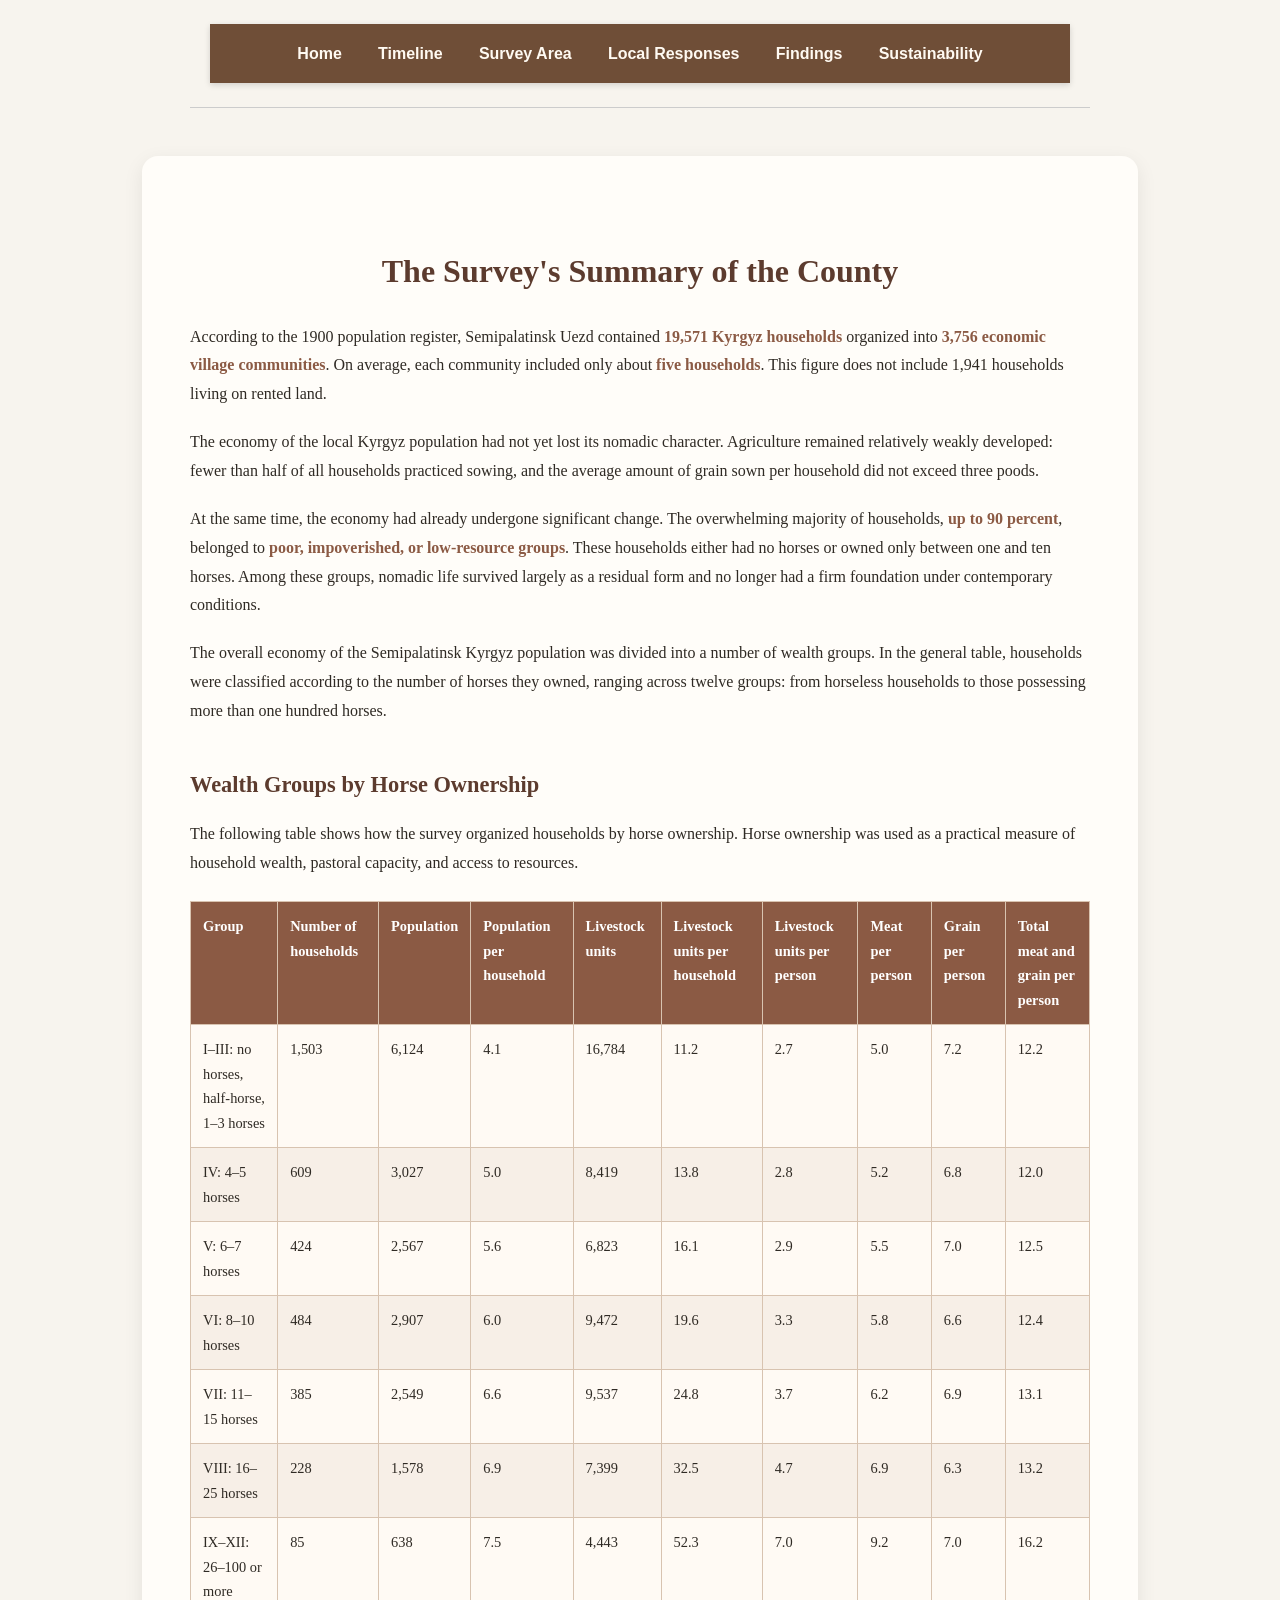
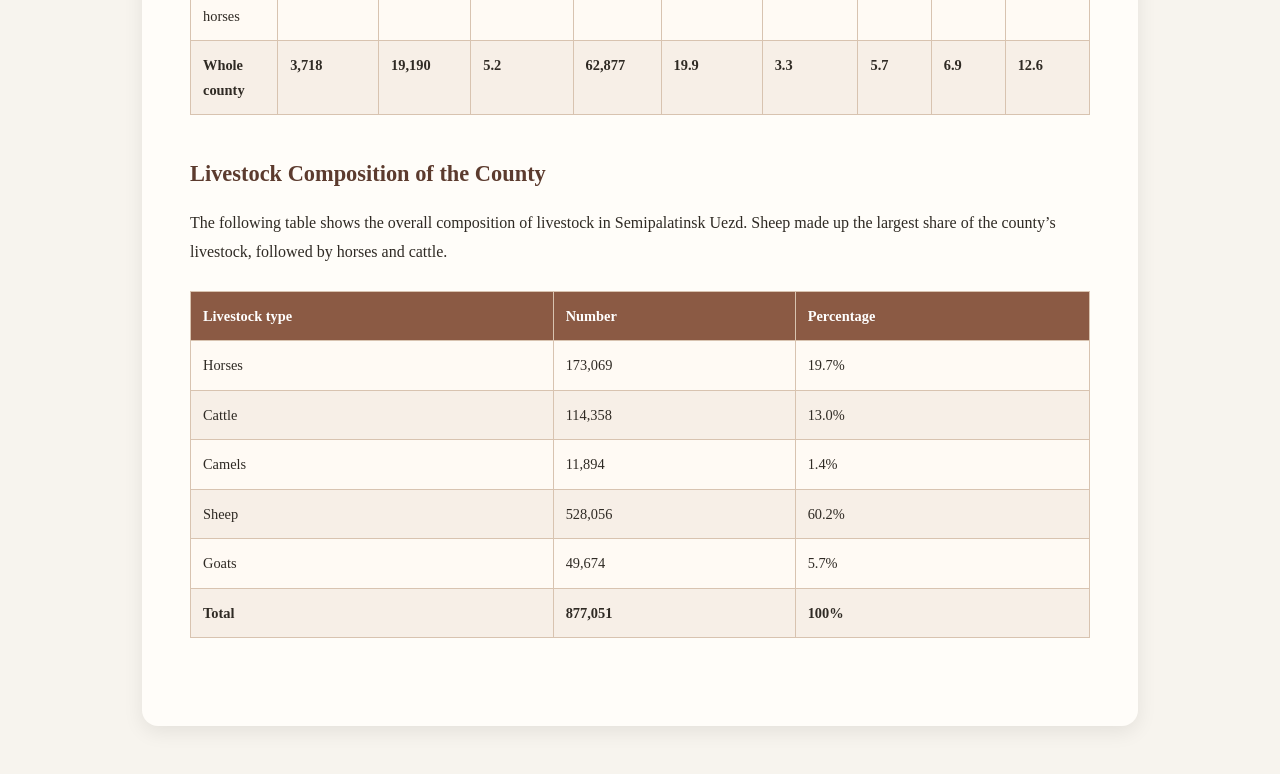
<file: county-overview.html>
<!DOCTYPE html>
<html lang="en">
<head>
  <meta charset="UTF-8">
  <meta name="viewport" content="width=device-width, initial-scale=1.0">
  <title>The Survey's Summary of the County</title>
  <link rel="stylesheet" href="style.css">
</head>

<body>
  <header class="site-header">
   <nav>
  <a href="index.html">Home</a>
  <a href="timeline.html">Timeline</a>
  <a href="survey-area.html">Survey Area</a>
  <a href="local-responses.html">Local Responses</a>
  <a href="findings.html">Findings</a>
  <a href="sustainability.html">Sustainability</a>
</nav>
  </header>
  <main>
<section class="county-summary">
    <h2>The Survey's Summary of the County</h2>

   <p>
  According to the 1900 population register, Semipalatinsk Uezd contained
  <strong>19,571 Kyrgyz households</strong> organized into
  <strong>3,756 economic village communities</strong>.
  On average, each community included only about <strong>five households</strong>.
  This figure does not include 1,941 households living on rented land.
   </p>

    <p>
        The economy of the local Kyrgyz population had not yet lost its nomadic 
        character. Agriculture remained relatively weakly developed: fewer than half 
        of all households practiced sowing, and the average amount of grain sown per 
        household did not exceed three poods.
    </p>

    <p>
  At the same time, the economy had already undergone significant change.
  The overwhelming majority of households, <strong>up to 90 percent</strong>,
  belonged to <strong>poor, impoverished, or low-resource groups</strong>.
  These households either had no horses or owned only between one and ten horses.
  Among these groups, nomadic life survived largely as a residual form and no
  longer had a firm foundation under contemporary conditions.
    </p>

    <p>
        The overall economy of the Semipalatinsk Kyrgyz population was divided into 
        a number of wealth groups. In the general table, households were classified 
        according to the number of horses they owned, ranging across twelve groups: 
        from horseless households to those possessing more than one hundred horses.
    </p>

    <h3>Wealth Groups by Horse Ownership</h3>

    <p>
        The following table shows how the survey organized households by horse 
        ownership. Horse ownership was used as a practical measure of household 
        wealth, pastoral capacity, and access to resources.
    </p>

    <div class="table-wrapper">
        <table>
            <thead>
                <tr>
                    <th>Group</th>
                    <th>Number of households</th>
                    <th>Population</th>
                    <th>Population per household</th>
                    <th>Livestock units</th>
                    <th>Livestock units per household</th>
                    <th>Livestock units per person</th>
                    <th>Meat per person</th>
                    <th>Grain per person</th>
                    <th>Total meat and grain per person</th>
                </tr>
            </thead>

            <tbody>
                <tr>
                    <td>I–III: no horses, half-horse, 1–3 horses</td>
                    <td>1,503</td>
                    <td>6,124</td>
                    <td>4.1</td>
                    <td>16,784</td>
                    <td>11.2</td>
                    <td>2.7</td>
                    <td>5.0</td>
                    <td>7.2</td>
                    <td>12.2</td>
                </tr>

                <tr>
                    <td>IV: 4–5 horses</td>
                    <td>609</td>
                    <td>3,027</td>
                    <td>5.0</td>
                    <td>8,419</td>
                    <td>13.8</td>
                    <td>2.8</td>
                    <td>5.2</td>
                    <td>6.8</td>
                    <td>12.0</td>
                </tr>

                <tr>
                    <td>V: 6–7 horses</td>
                    <td>424</td>
                    <td>2,567</td>
                    <td>5.6</td>
                    <td>6,823</td>
                    <td>16.1</td>
                    <td>2.9</td>
                    <td>5.5</td>
                    <td>7.0</td>
                    <td>12.5</td>
                </tr>

                <tr>
                    <td>VI: 8–10 horses</td>
                    <td>484</td>
                    <td>2,907</td>
                    <td>6.0</td>
                    <td>9,472</td>
                    <td>19.6</td>
                    <td>3.3</td>
                    <td>5.8</td>
                    <td>6.6</td>
                    <td>12.4</td>
                </tr>

                <tr>
                    <td>VII: 11–15 horses</td>
                    <td>385</td>
                    <td>2,549</td>
                    <td>6.6</td>
                    <td>9,537</td>
                    <td>24.8</td>
                    <td>3.7</td>
                    <td>6.2</td>
                    <td>6.9</td>
                    <td>13.1</td>
                </tr>

                <tr>
                    <td>VIII: 16–25 horses</td>
                    <td>228</td>
                    <td>1,578</td>
                    <td>6.9</td>
                    <td>7,399</td>
                    <td>32.5</td>
                    <td>4.7</td>
                    <td>6.9</td>
                    <td>6.3</td>
                    <td>13.2</td>
                </tr>

                <tr>
                    <td>IX–XII: 26–100 or more horses</td>
                    <td>85</td>
                    <td>638</td>
                    <td>7.5</td>
                    <td>4,443</td>
                    <td>52.3</td>
                    <td>7.0</td>
                    <td>9.2</td>
                    <td>7.0</td>
                    <td>16.2</td>
                </tr>

                <tr class="total-row">
                    <td>Whole county</td>
                    <td>3,718</td>
                    <td>19,190</td>
                    <td>5.2</td>
                    <td>62,877</td>
                    <td>19.9</td>
                    <td>3.3</td>
                    <td>5.7</td>
                    <td>6.9</td>
                    <td>12.6</td>
                </tr>
            </tbody>
        </table>
    </div>
    <h3>Livestock Composition of the County</h3>

<p>
  The following table shows the overall composition of livestock in Semipalatinsk Uezd.
  Sheep made up the largest share of the county’s livestock, followed by horses and cattle.
</p>

<div class="table-wrapper">
  <table>
    <thead>
      <tr>
        <th>Livestock type</th>
        <th>Number</th>
        <th>Percentage</th>
      </tr>
    </thead>

    <tbody>
      <tr>
        <td>Horses</td>
        <td>173,069</td>
        <td>19.7%</td>
      </tr>

      <tr>
        <td>Cattle</td>
        <td>114,358</td>
        <td>13.0%</td>
      </tr>

      <tr>
        <td>Camels</td>
        <td>11,894</td>
        <td>1.4%</td>
      </tr>

      <tr>
        <td>Sheep</td>
        <td>528,056</td>
        <td>60.2%</td>
      </tr>

      <tr>
        <td>Goats</td>
        <td>49,674</td>
        <td>5.7%</td>
      </tr>

      <tr class="total-row">
        <td>Total</td>
        <td>877,051</td>
        <td>100%</td>
      </tr>
    </tbody>
  </table>
</div>
</section>
  </main>
</body>
</html>
</file>
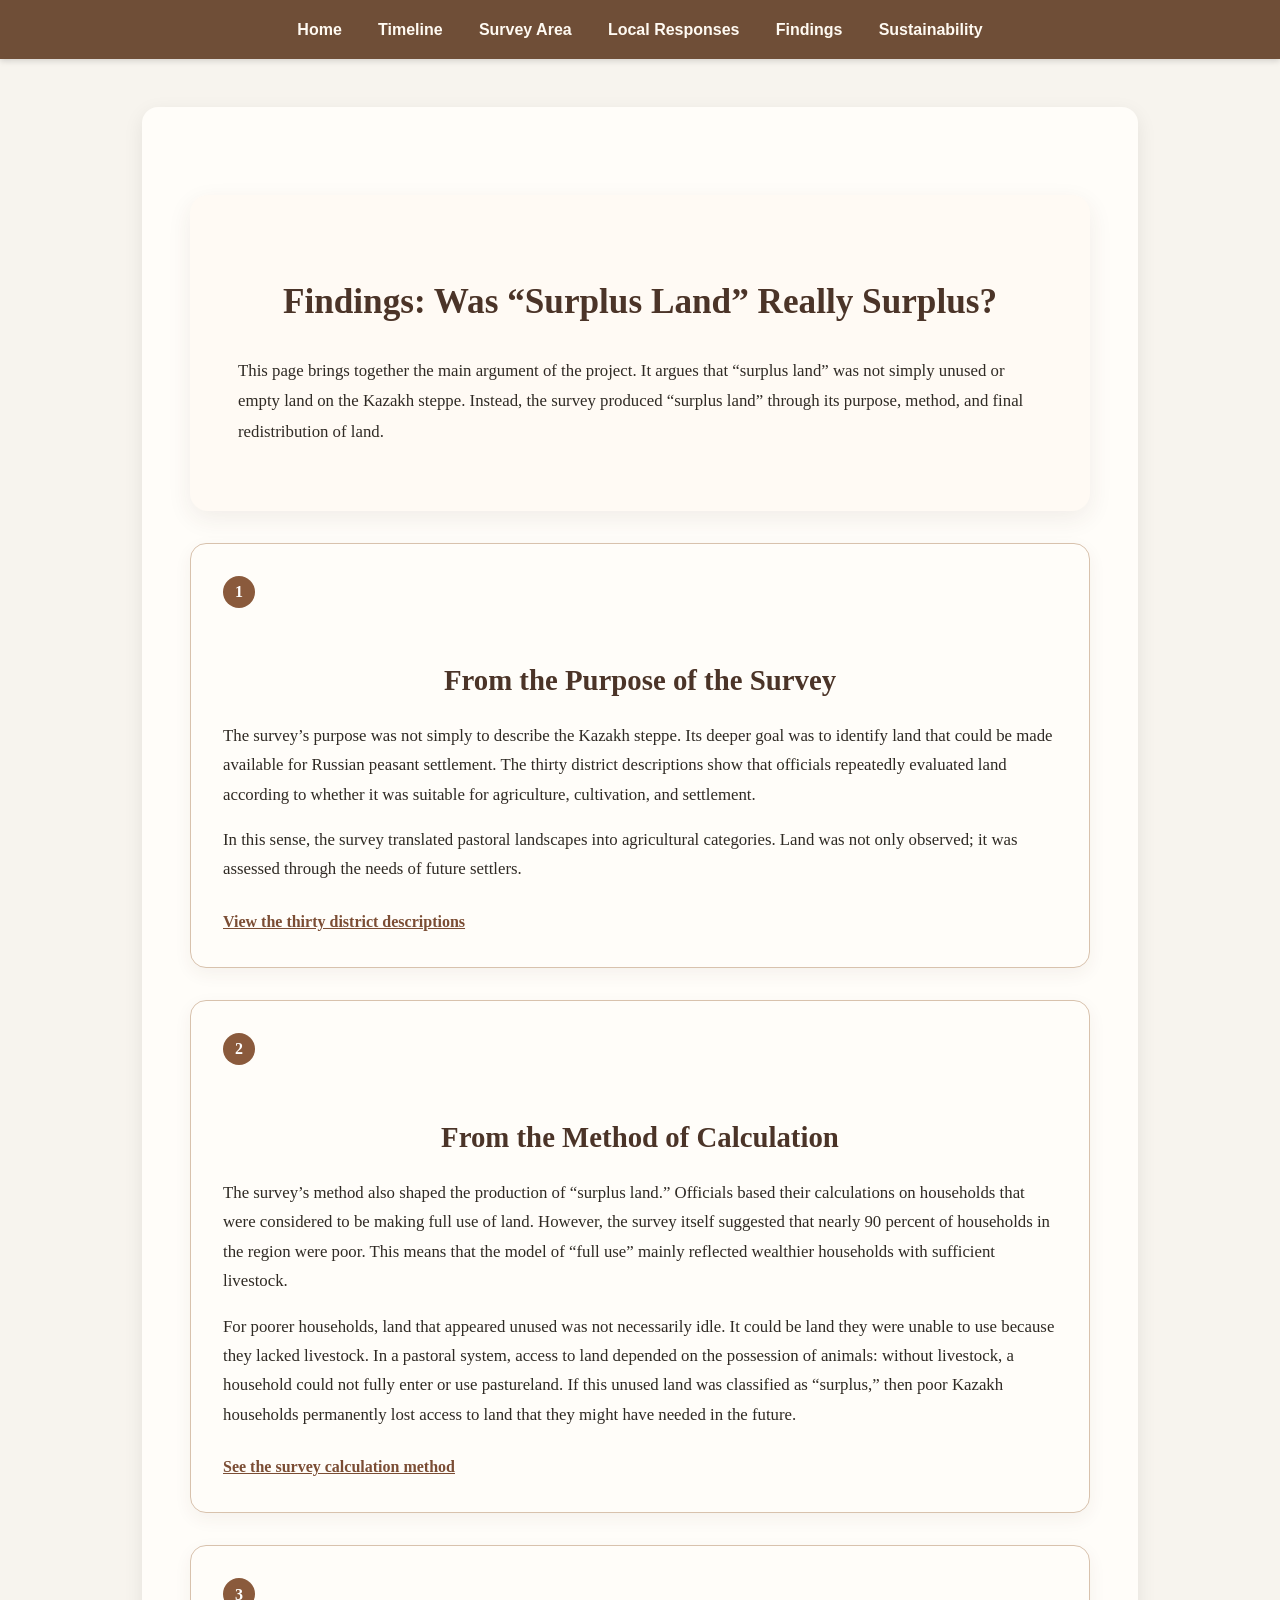
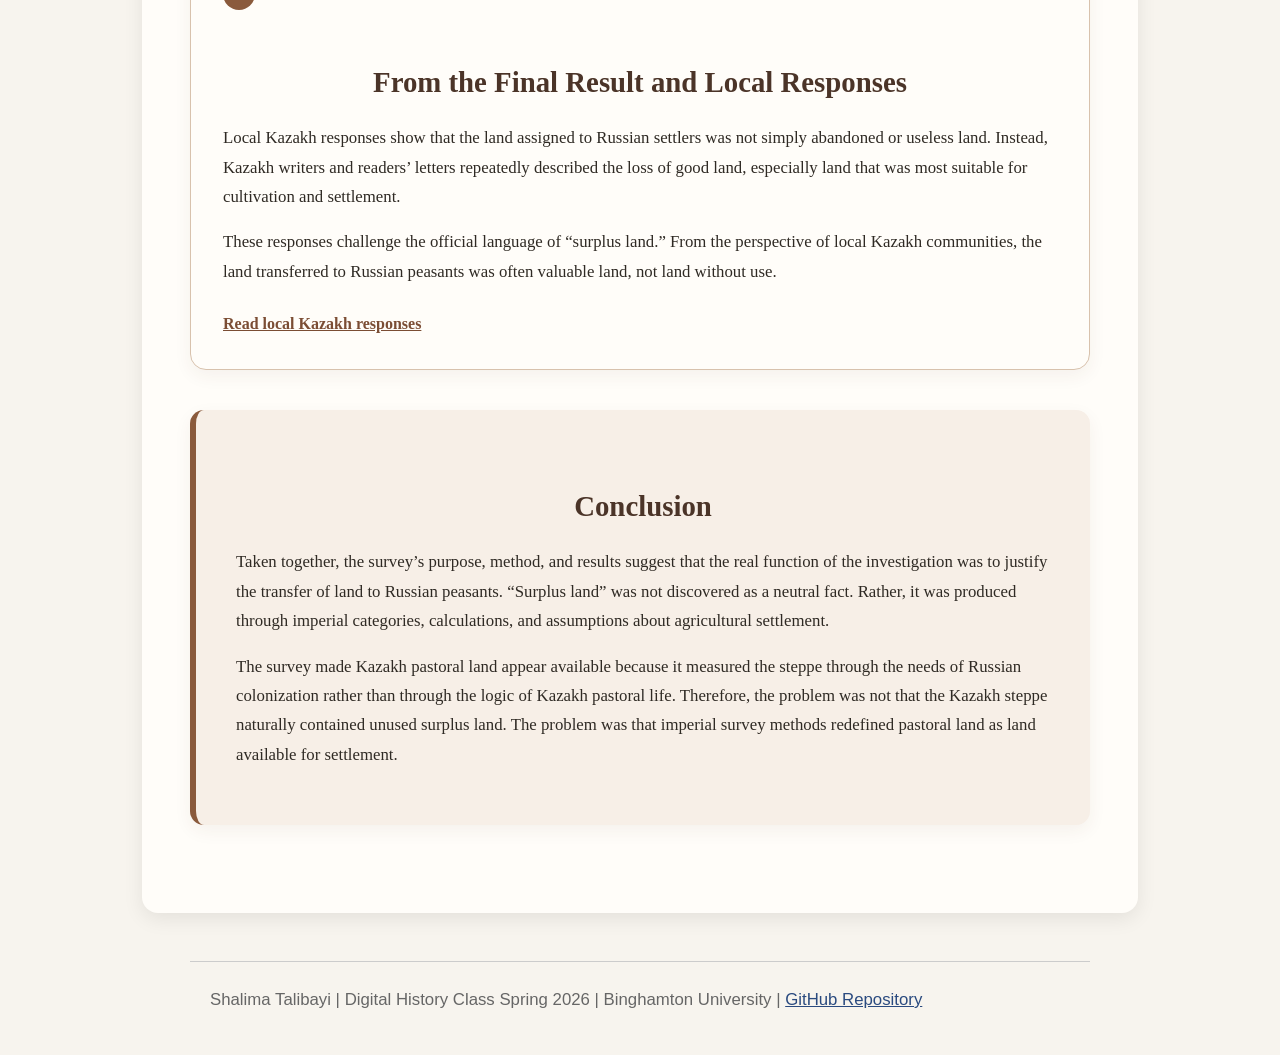
<file: findings.html>
<!DOCTYPE html>
<html lang="en">
<head>
  <meta charset="UTF-8">
  <title>Findings</title>
  <link rel="stylesheet" href="style.css">
</head>

<body>

  <nav class="navbar">
    <a href="index.html">Home</a>
    <a href="timeline.html">Timeline</a>
    <a href="survey-area.html">Survey Area</a>
    <a href="local-responses.html">Local Responses</a>
    <a href="findings.html">Findings</a>
    <a href="sustainability.html">Sustainability</a>
  </nav>

  <main>
    <section class="findings-hero">
      <h1>Findings: Was “Surplus Land” Really Surplus?</h1>

      <p>
        This page brings together the main argument of the project. It argues
        that “surplus land” was not simply unused or empty land on the Kazakh
        steppe. Instead, the survey produced “surplus land” through its purpose,
        method, and final redistribution of land.
      </p>
    </section>

    <section class="findings-overview">
      <article class="finding-card">
        <span class="finding-number">1</span>
        <h2>From the Purpose of the Survey</h2>

        <p>
          The survey’s purpose was not simply to describe the Kazakh steppe. Its
          deeper goal was to identify land that could be made available for
          Russian peasant settlement. The thirty district descriptions show that
          officials repeatedly evaluated land according to whether it was
          suitable for agriculture, cultivation, and settlement.
        </p>

        <p>
          In this sense, the survey translated pastoral landscapes into
          agricultural categories. Land was not only observed; it was assessed
          through the needs of future settlers.
        </p>

        <a class="text-link" href="thirty-districts.html">
          View the thirty district descriptions
        </a>
      </article>

      <article class="finding-card">
        <span class="finding-number">2</span>
        <h2>From the Method of Calculation</h2>

        <p>
          The survey’s method also shaped the production of “surplus land.”
          Officials based their calculations on households that were considered
          to be making full use of land. However, the survey itself suggested
          that nearly 90 percent of households in the region were poor. This
          means that the model of “full use” mainly reflected wealthier
          households with sufficient livestock.
        </p>

        <p>
          For poorer households, land that appeared unused was not necessarily
          idle. It could be land they were unable to use because they lacked
          livestock. In a pastoral system, access to land depended on the
          possession of animals: without livestock, a household could not fully
          enter or use pastureland. If this unused land was classified as
          “surplus,” then poor Kazakh households permanently lost access to land
          that they might have needed in the future.
        </p>

        <a class="text-link" href="calculation.html">
          See the survey calculation method
        </a>
      </article>

      <article class="finding-card">
        <span class="finding-number">3</span>
        <h2>From the Final Result and Local Responses</h2>

        <p>
          Local Kazakh responses show that the land assigned to Russian settlers
          was not simply abandoned or useless land. Instead, Kazakh writers and
          readers’ letters repeatedly described the loss of good land, especially
          land that was most suitable for cultivation and settlement.
        </p>

        <p>
          These responses challenge the official language of “surplus land.”
          From the perspective of local Kazakh communities, the land transferred
          to Russian peasants was often valuable land, not land without use.
        </p>

        <a class="text-link" href="local-responses.html">
          Read local Kazakh responses
        </a>
      </article>
    </section>

    <section class="finding-conclusion">
      <h2>Conclusion</h2>

      <p>
        Taken together, the survey’s purpose, method, and results suggest that
        the real function of the investigation was to justify the transfer of
        land to Russian peasants. “Surplus land” was not discovered as a neutral
        fact. Rather, it was produced through imperial categories, calculations,
        and assumptions about agricultural settlement.
      </p>

      <p>
        The survey made Kazakh pastoral land appear available because it measured
        the steppe through the needs of Russian colonization rather than through
        the logic of Kazakh pastoral life. Therefore, the problem was not that
        the Kazakh steppe naturally contained unused surplus land. The problem
        was that imperial survey methods redefined pastoral land as land
        available for settlement.
      </p>
    </section>
  </main>

  <footer class="site-footer">
    <p>
      Shalima Talibayi | Digital History Class Spring 2026 |
      Binghamton University |
      <a href="https://github.com/shalima0513/shalima">GitHub Repository</a>
    </p>
  </footer>

</body>
</html>
</file>
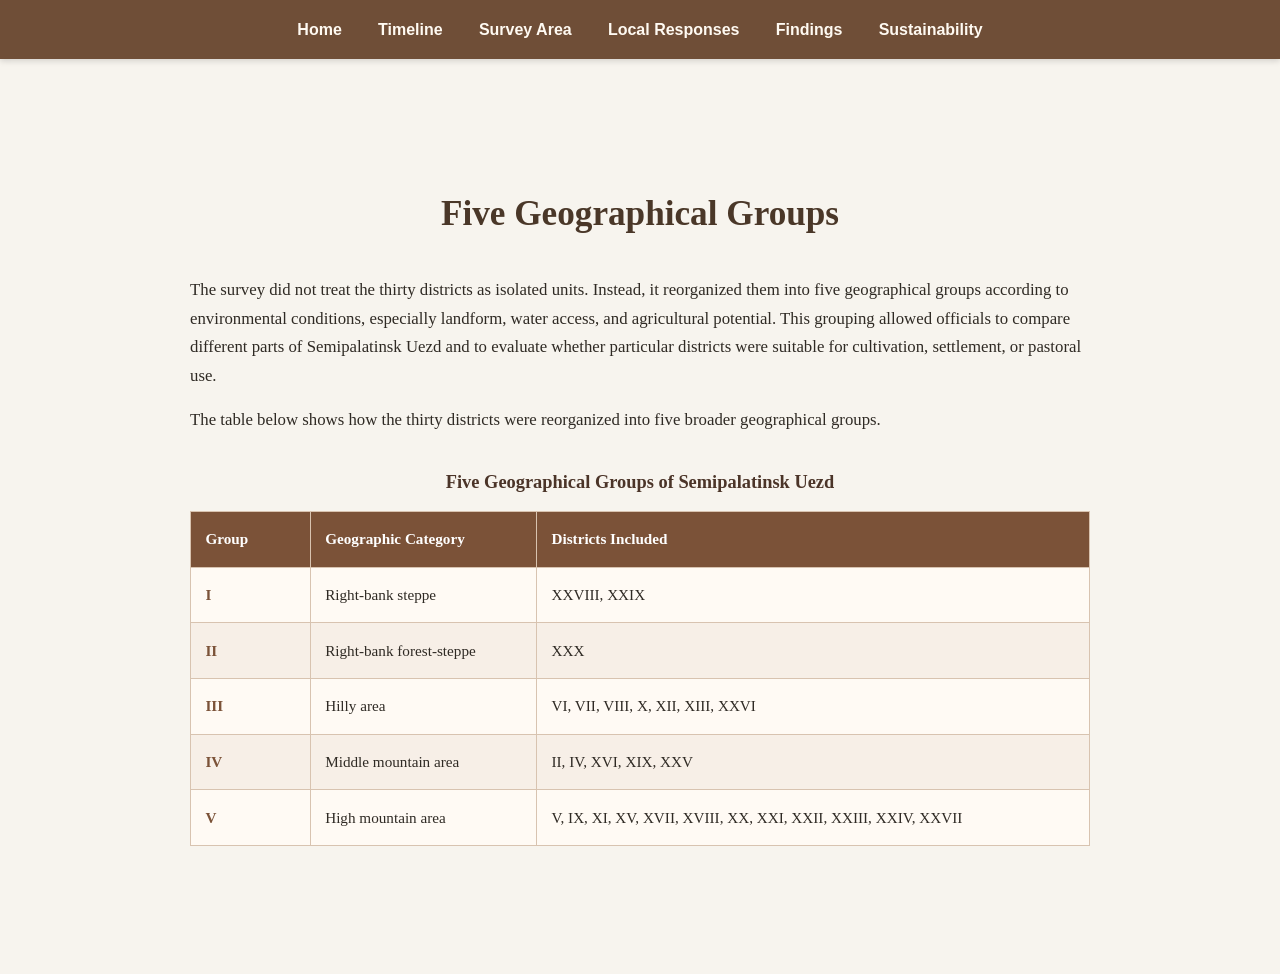
<file: geographical-groups.html>
<!DOCTYPE html>
<html lang="en">
<head>
    <meta charset="UTF-8">
    <title>Five Geographical Groups</title>
    <link rel="stylesheet" href="style.css">
</head>

<body>
    <nav>
        <a href="index.html">Home</a>
        <a href="timeline.html">Timeline</a>
        <a href="survey-area.html">Survey Area</a>
        <a href="local-responses.html">Local Responses</a>
        <a href="findings.html">Findings</a>
        <a href="sustainability.html">Sustainability</a>
    </nav>

    <section class="content-card geographical-groups-section">
        <h1>Five Geographical Groups</h1>

        <p>
            The survey did not treat the thirty districts as isolated units. Instead, it
            reorganized them into five geographical groups according to environmental
            conditions, especially landform, water access, and agricultural potential.
            This grouping allowed officials to compare different parts of Semipalatinsk
            Uezd and to evaluate whether particular districts were suitable for
            cultivation, settlement, or pastoral use.
        </p>

        <p>
            The table below shows how the thirty districts were reorganized into five
            broader geographical groups.
        </p>

        <div class="regional-table-wrapper">
            <table class="regional-groups-table">
                <caption>Five Geographical Groups of Semipalatinsk Uezd</caption>
                <thead>
                    <tr>
                        <th>Group</th>
                        <th>Geographic Category</th>
                        <th>Districts Included</th>
                    </tr>
                </thead>
                <tbody>
                    <tr>
                        <td>I</td>
                        <td>Right-bank steppe</td>
                        <td>XXVIII, XXIX</td>
                    </tr>
                    <tr>
                        <td>II</td>
                        <td>Right-bank forest-steppe</td>
                        <td>XXX</td>
                    </tr>
                    <tr>
                        <td>III</td>
                        <td>Hilly area</td>
                        <td>VI, VII, VIII, X, XII, XIII, XXVI</td>
                    </tr>
                    <tr>
                        <td>IV</td>
                        <td>Middle mountain area</td>
                        <td>II, IV, XVI, XIX, XXV</td>
                    </tr>
                    <tr>
                        <td>V</td>
                        <td>High mountain area</td>
                        <td>V, IX, XI, XV, XVII, XVIII, XX, XXI, XXII, XXIII, XXIV, XXVII</td>
                    </tr>
                </tbody>
            </table>
        </div>
    </section>

</body>
</html>
</file>
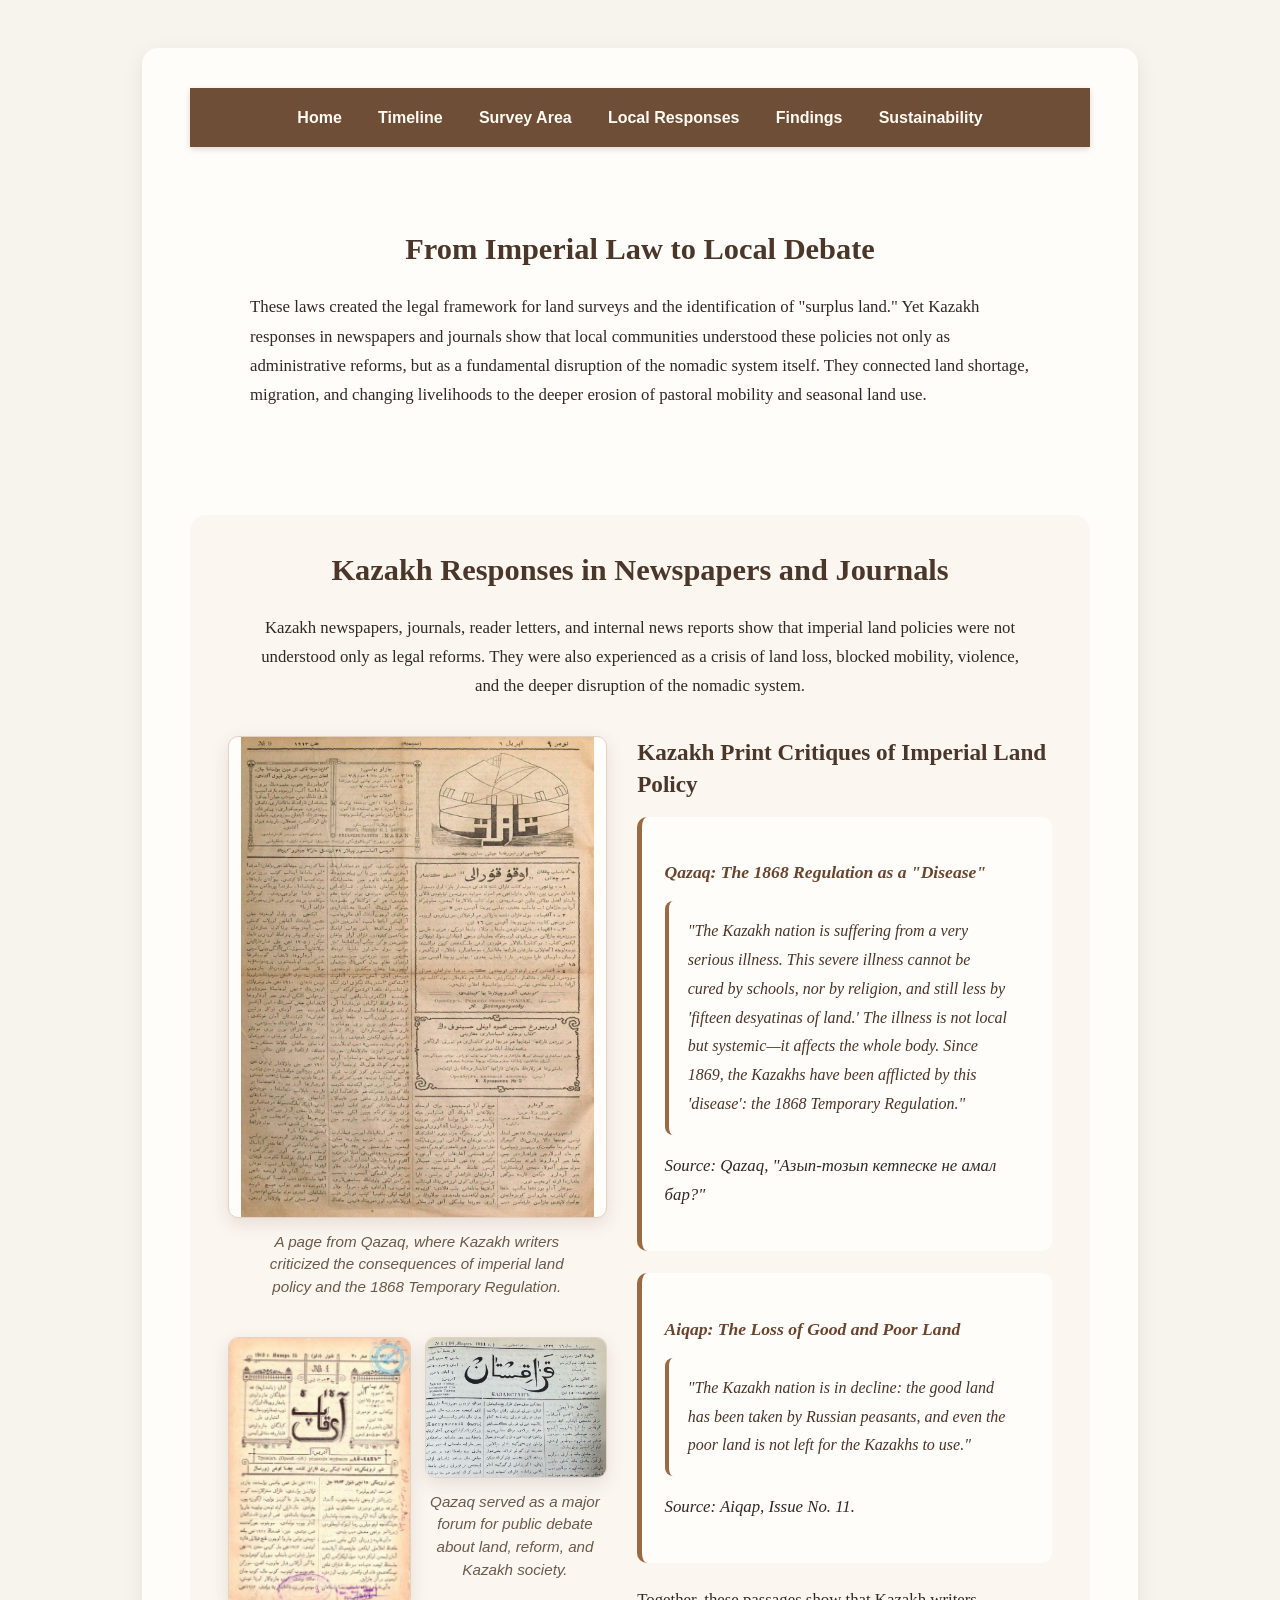
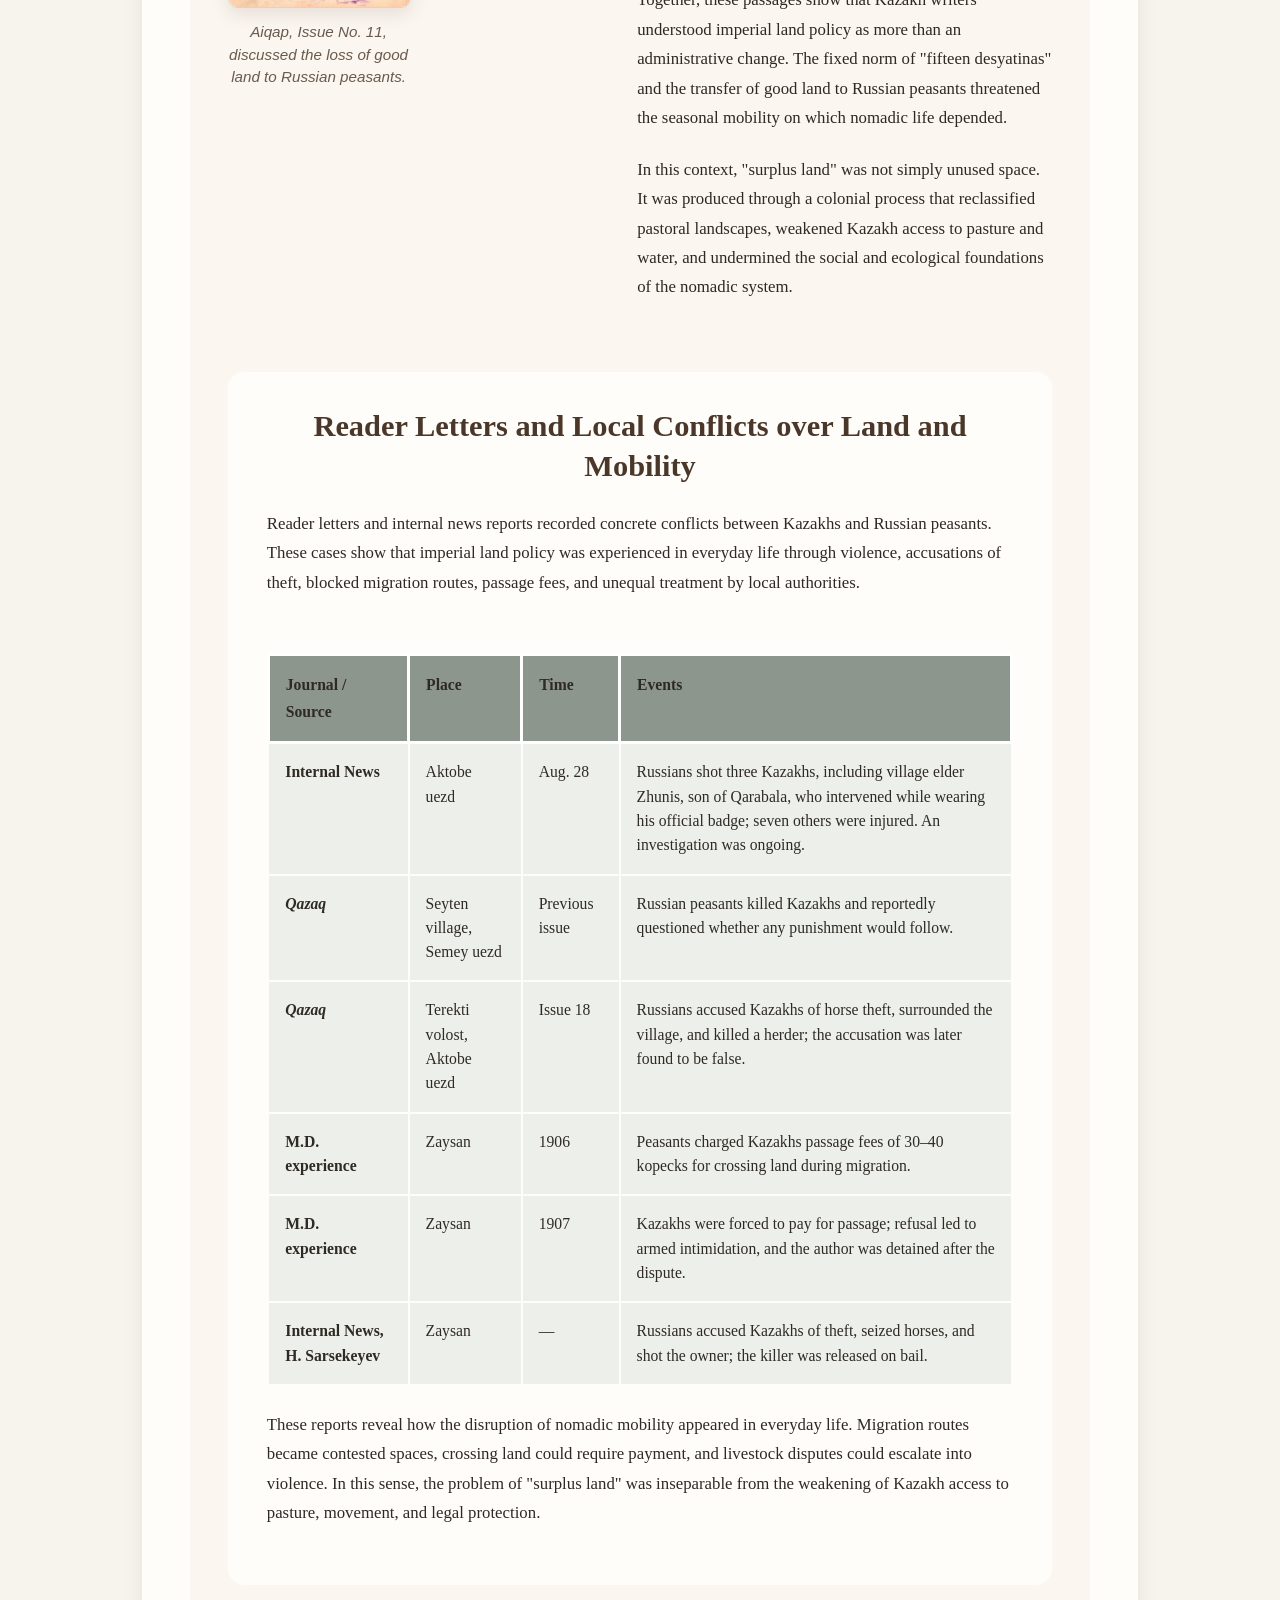
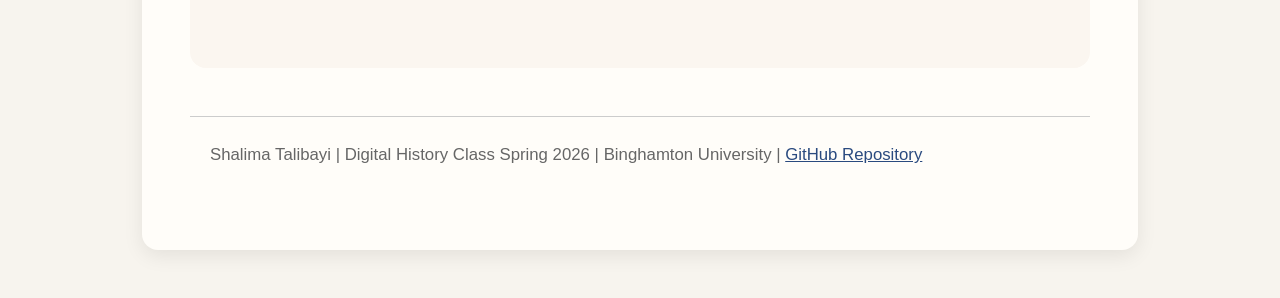
<file: local-responses.html>
<!DOCTYPE html>
<html lang="en">
<head>
  <meta charset="UTF-8">
  <title>Local Responses | Is "Surplus Land" Really Surplus?</title>
  <link rel="stylesheet" href="style.css">
</head>

<body>
  <main>

<nav>
  <a href="index.html">Home</a>
  <a href="timeline.html">Timeline</a>
  <a href="survey-area.html">Survey Area</a>
  <a href="local-responses.html">Local Responses</a>
  <a href="findings.html">Findings</a>
  <a href="sustainability.html">Sustainability</a>
</nav>

<section class="local-block">
        <h2>From Imperial Law to Local Debate</h2>
        <p>These laws created the legal framework for land surveys and the identification of "surplus land." Yet Kazakh responses in newspapers and journals show that local communities understood these policies not only as administrative reforms, but as a fundamental disruption of the nomadic system itself. They connected land shortage, migration, and changing livelihoods to the deeper erosion of pastoral mobility and seasonal land use.</p>
    </section>
<section class="local-block local-highlight">
        <h2>Kazakh Responses in Newspapers and Journals</h2>

    <p class="section-intro">
        Kazakh newspapers, journals, reader letters, and internal news reports show that
        imperial land policies were not understood only as legal reforms. They were also
        experienced as a crisis of land loss, blocked mobility, violence, and the deeper
        disruption of the nomadic system.
    </p>

    <div class="print-feature">
        <div class="print-images">
            <figure class="main-source-image">
                <img src="images/qazaq-article.jpg" alt="A page from the Kazakh newspaper Qazaq discussing land and social crisis">
                <figcaption>
                    A page from <em>Qazaq</em>, where Kazakh writers criticized the consequences
                    of imperial land policy and the 1868 Temporary Regulation.
                </figcaption>
            </figure>

            <div class="supporting-images">
                <figure>
                    <img src="images/aiqap-issue11.jpg" alt="A page from the Kazakh journal Aiqap">
                    <figcaption>
                        <em>Aiqap</em>, Issue No. 11, discussed the loss of good land to Russian peasants.
                    </figcaption>
                </figure>

                <figure>
                    <img src="images/qazaq-front-page.jpg" alt="The front page of the Kazakh newspaper Qazaq">
                    <figcaption>
                        <em>Qazaq</em> served as a major forum for public debate about land,
                        reform, and Kazakh society.
                    </figcaption>
                </figure>
            </div>
        </div>

        <div class="print-text">
            <h3>Kazakh Print Critiques of Imperial Land Policy</h3>

            <div class="source-quote">
                <h4><em>Qazaq</em>: The 1868 Regulation as a "Disease"</h4>
                <blockquote>
                    "The Kazakh nation is suffering from a very serious illness. This severe illness
                    cannot be cured by schools, nor by religion, and still less by 'fifteen desyatinas
                    of land.' The illness is not local but systemic—it affects the whole body. Since
                    1869, the Kazakhs have been afflicted by this 'disease': the 1868 Temporary
                    Regulation."
                </blockquote>
                <p class="source-note">
                    Source: <em>Qazaq</em>, "Азып-тозып кетпеске не амал бар?"
                </p>
            </div>

            <div class="source-quote">
                <h4><em>Aiqap</em>: The Loss of Good and Poor Land</h4>
                <blockquote>
                    "The Kazakh nation is in decline: the good land has been taken by Russian
                    peasants, and even the poor land is not left for the Kazakhs to use."
                </blockquote>
                <p class="source-note">
                    Source: <em>Aiqap</em>, Issue No. 11.
                </p>
            </div>

            <p>
                Together, these passages show that Kazakh writers understood imperial land
                policy as more than an administrative change. The fixed norm of "fifteen
                desyatinas" and the transfer of good land to Russian peasants threatened the
                seasonal mobility on which nomadic life depended.
            </p>

            <p>
                In this context, "surplus land" was not simply unused space. It was produced
                through a colonial process that reclassified pastoral landscapes, weakened
                Kazakh access to pasture and water, and undermined the social and ecological
                foundations of the nomadic system.
            </p>
        </div>
    </div>

    <div class="conflict-table-section">
        <section class="local-block">
        <h2>Reader Letters and Local Conflicts over Land and Mobility</h2>

        <p>
            Reader letters and internal news reports recorded concrete conflicts between
            Kazakhs and Russian peasants. These cases show that imperial land policy was
            experienced in everyday life through violence, accusations of theft, blocked
            migration routes, passage fees, and unequal treatment by local authorities.
        </p>

        <div class="table-container">
            <table class="conflict-table">
                <thead>
                    <tr>
                        <th>Journal / Source</th>
                        <th>Place</th>
                        <th>Time</th>
                        <th>Events</th>
                    </tr>
                </thead>
                <tbody>
                    <tr>
                        <td>Internal News</td>
                        <td>Aktobe uezd</td>
                        <td>Aug. 28</td>
                        <td>
                            Russians shot three Kazakhs, including village elder Zhunis, son of
                            Qarabala, who intervened while wearing his official badge; seven others
                            were injured. An investigation was ongoing.
                        </td>
                    </tr>

                    <tr>
                        <td><em>Qazaq</em></td>
                        <td>Seyten village, Semey uezd</td>
                        <td>Previous issue</td>
                        <td>
                            Russian peasants killed Kazakhs and reportedly questioned whether any
                            punishment would follow.
                        </td>
                    </tr>

                    <tr>
                        <td><em>Qazaq</em></td>
                        <td>Terekti volost, Aktobe uezd</td>
                        <td>Issue 18</td>
                        <td>
                            Russians accused Kazakhs of horse theft, surrounded the village, and
                            killed a herder; the accusation was later found to be false.
                        </td>
                    </tr>

                    <tr>
                        <td>M.D. experience</td>
                        <td>Zaysan</td>
                        <td>1906</td>
                        <td>
                            Peasants charged Kazakhs passage fees of 30–40 kopecks for crossing land
                            during migration.
                        </td>
                    </tr>

                    <tr>
                        <td>M.D. experience</td>
                        <td>Zaysan</td>
                        <td>1907</td>
                        <td>
                            Kazakhs were forced to pay for passage; refusal led to armed intimidation,
                            and the author was detained after the dispute.
                        </td>
                    </tr>

                    <tr>
                        <td>Internal News, H. Sarsekeyev</td>
                        <td>Zaysan</td>
                        <td>—</td>
                        <td>
                            Russians accused Kazakhs of theft, seized horses, and shot the owner; the
                            killer was released on bail.
                        </td>
                    </tr>
                </tbody>
            </table>
        </div>

        <p>
            These reports reveal how the disruption of nomadic mobility appeared in everyday
            life. Migration routes became contested spaces, crossing land could require
            payment, and livestock disputes could escalate into violence. In this sense, the
            problem of "surplus land" was inseparable from the weakening of Kazakh access to
            pasture, movement, and legal protection.
        </p>
    </div>
</section>
<footer class="site-footer">
  <p>
    Shalima Talibayi
    <span>|</span>
    Digital History Class Spring 2026
    <span>|</span>
    Binghamton University
    <span>|</span>
    <a href="https://github.com/shalima0513/shalima" target="_blank">
      GitHub Repository
    </a>
  </p>
</footer>

</main>
</body>
</html>
</file>
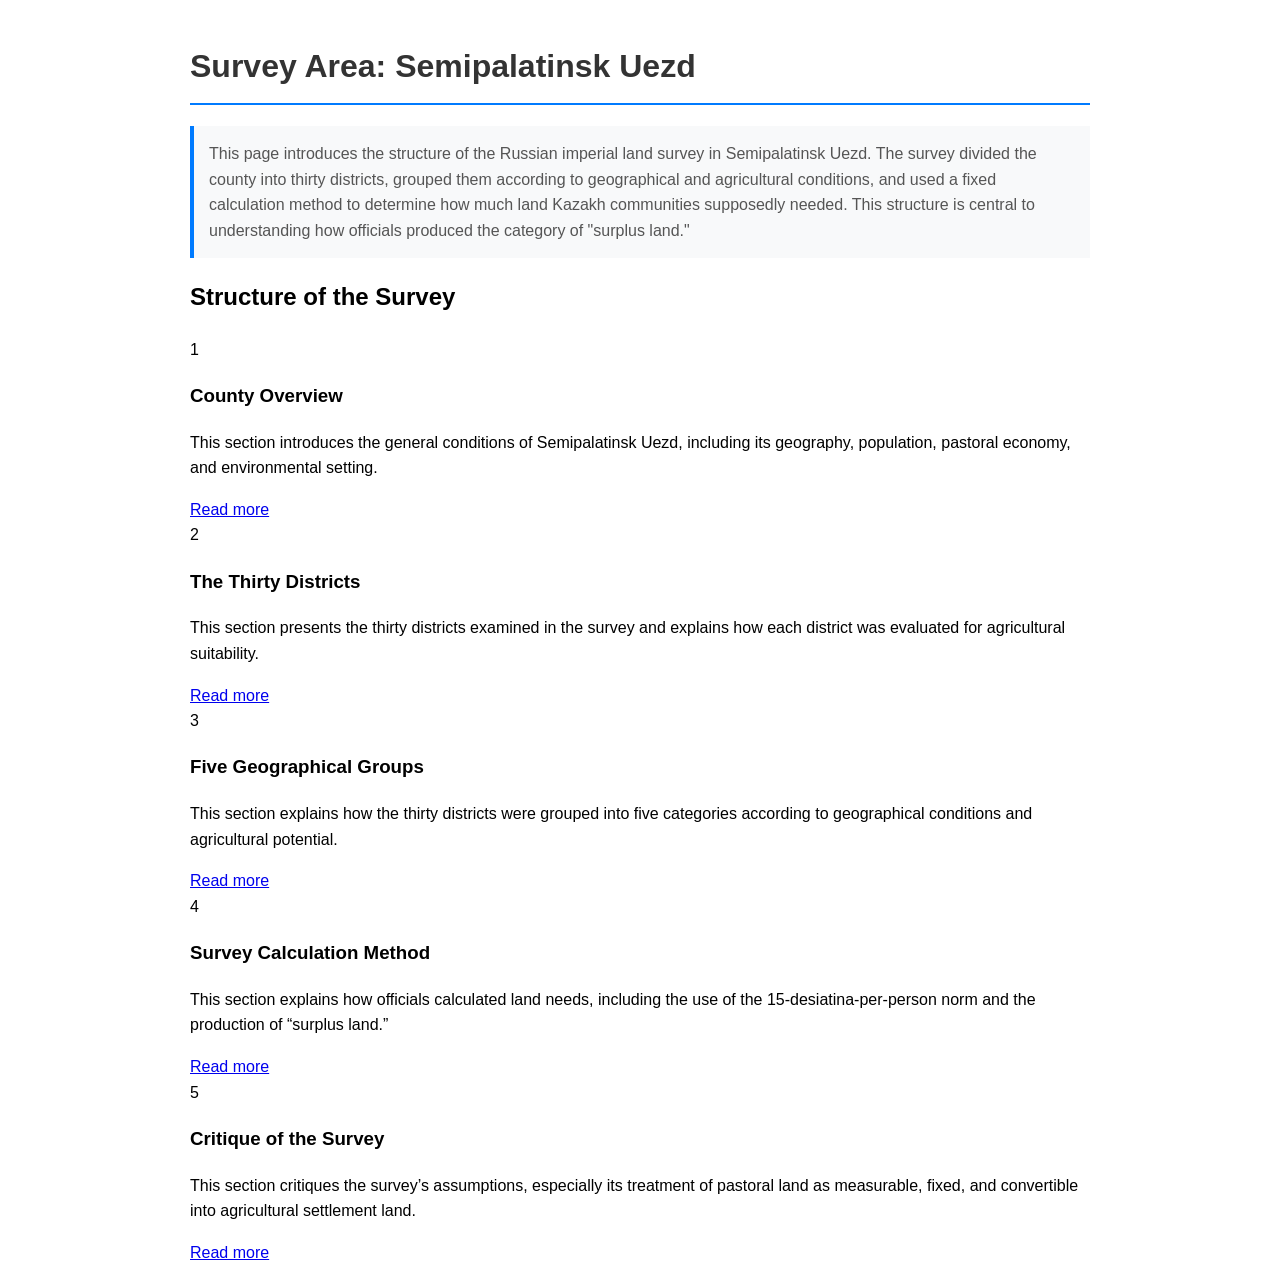
<file: Survey Area: Semipalatinsk Uezd.html>
<!DOCTYPE html>
<html lang="en">
<head>
    <meta charset="UTF-8">
    <meta name="viewport" content="width=device-width, initial-scale=1.0">
    <title>Survey Area: Semipalatinsk Uezd</title>
    <style>
        body {
            font-family: Arial, sans-serif;
            line-height: 1.6;
            max-width: 900px;
            margin: 0 auto;
            padding: 20px;
        }
        h1 {
            color: #333;
            border-bottom: 2px solid #007bff;
            padding-bottom: 10px;
        }
        .page-intro {
            background-color: #f8f9fa;
            padding: 15px;
            border-left: 4px solid #007bff;
            font-size: 16px;
            color: #555;
        }
    </style>
</head>
<body>
    <h1>Survey Area: Semipalatinsk Uezd</h1>

    <p class="page-intro">
        This page introduces the structure of the Russian imperial land survey in Semipalatinsk Uezd. 
        The survey divided the county into thirty districts, grouped them according to geographical and agricultural conditions, and used a fixed calculation method to determine how much land Kazakh communities supposedly needed. 
        This structure is central to understanding how officials produced the category of "surplus land."
    </p>
</body>
</html>
<section class="survey-overview">
  <h2>Structure of the Survey</h2>

  <div class="survey-grid">

    <article class="survey-card">
      <span class="survey-number">1</span>
      <h3>County Overview</h3>
      <p>
        This section introduces the general conditions of Semipalatinsk Uezd, including its geography, population, pastoral economy, and environmental setting.
      </p>
      <a class="card-link" href="county-overview.html">Read more</a>
    </article>

    <article class="survey-card">
      <span class="survey-number">2</span>
      <h3>The Thirty Districts</h3>
      <p>
        This section presents the thirty districts examined in the survey and explains how each district was evaluated for agricultural suitability.
      </p>
      <a class="card-link" href="thirty-districts.html">Read more</a>
    </article>

    <article class="survey-card">
      <span class="survey-number">3</span>
      <h3>Five Geographical Groups</h3>
      <p>
        This section explains how the thirty districts were grouped into five categories according to geographical conditions and agricultural potential.
      </p>
      <a class="card-link" href="five-groups.html">Read more</a>
    </article>

    <article class="survey-card">
      <span class="survey-number">4</span>
      <h3>Survey Calculation Method</h3>
      <p>
        This section explains how officials calculated land needs, including the use of the 15-desiatina-per-person norm and the production of “surplus land.”
      </p>
      <a class="card-link" href="calculation-method.html">Read more</a>
    </article>

    <article class="survey-card">
      <span class="survey-number">5</span>
      <h3>Critique of the Survey</h3>
      <p>
        This section critiques the survey’s assumptions, especially its treatment of pastoral land as measurable, fixed, and convertible into agricultural settlement land.
      </p>
      <a class="card-link" href="survey-critique.html">Read more</a>
    </article>

  </div>
</section>
</file>
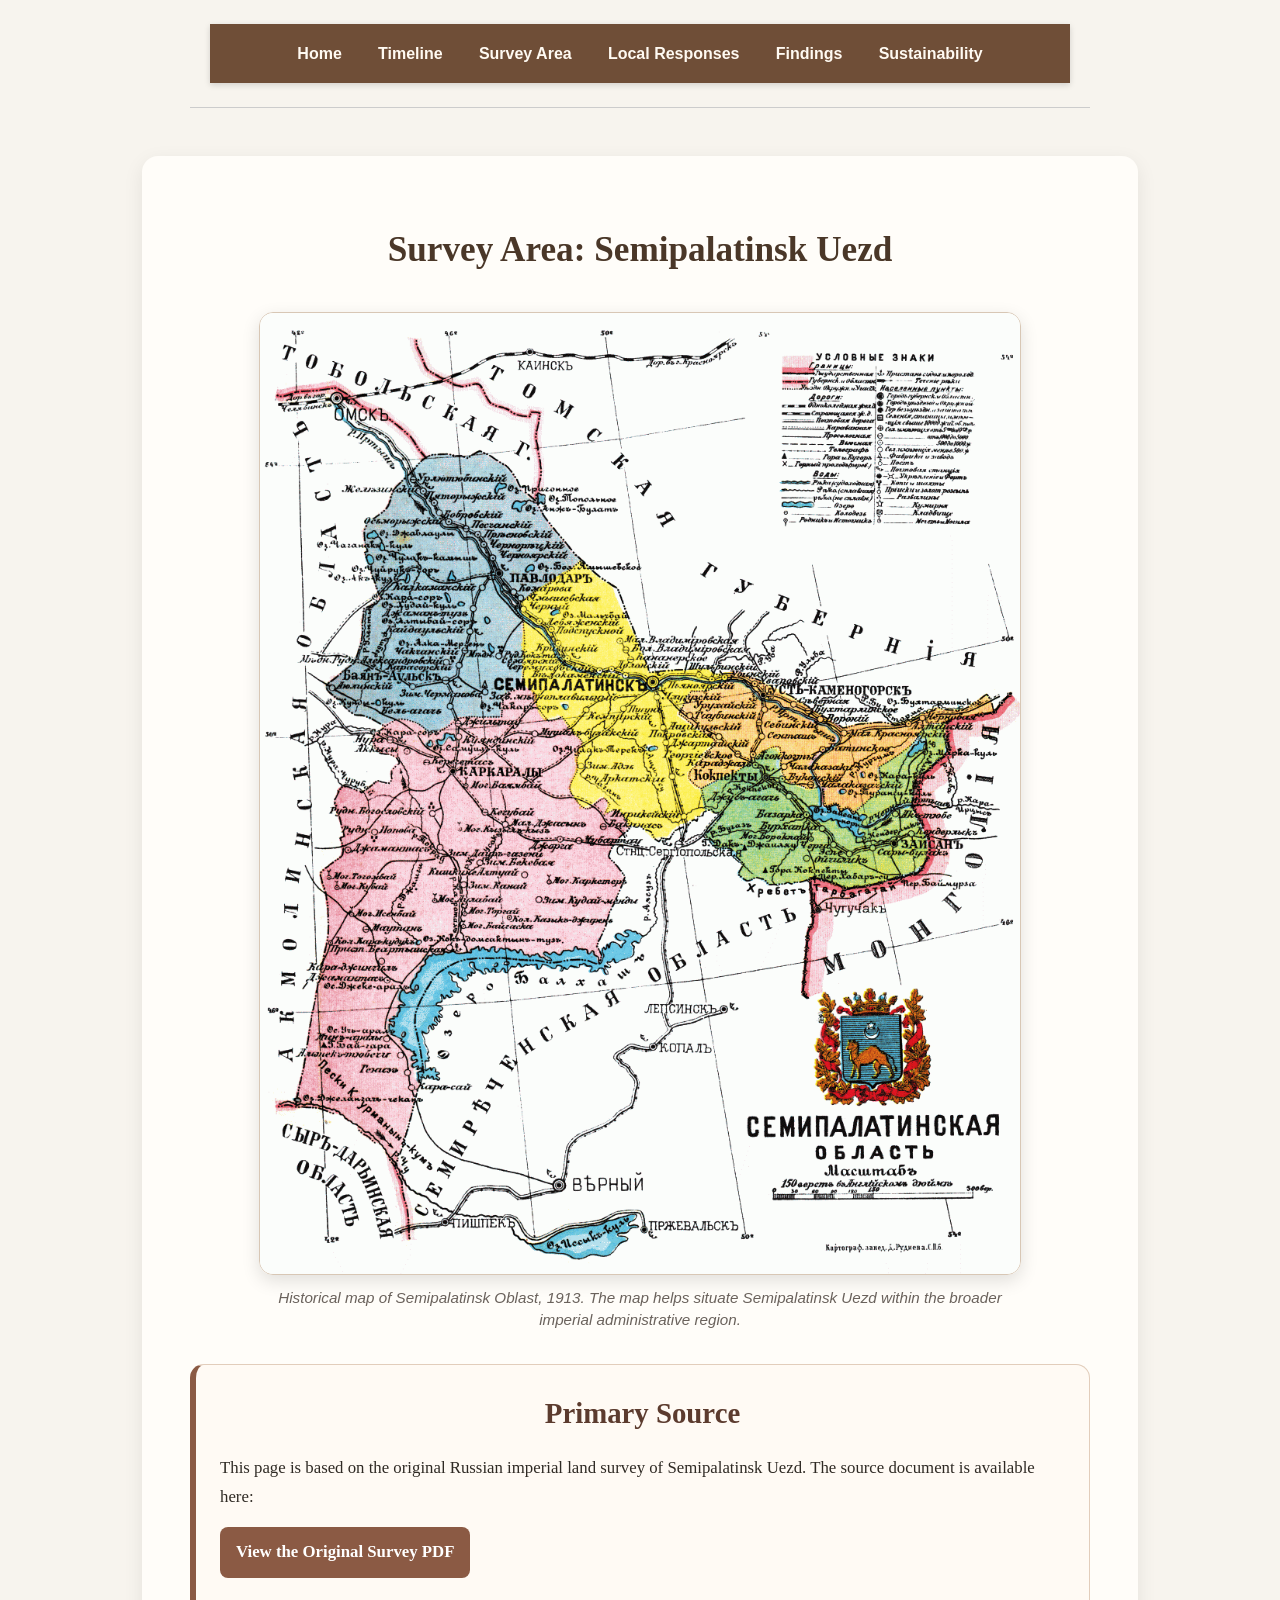
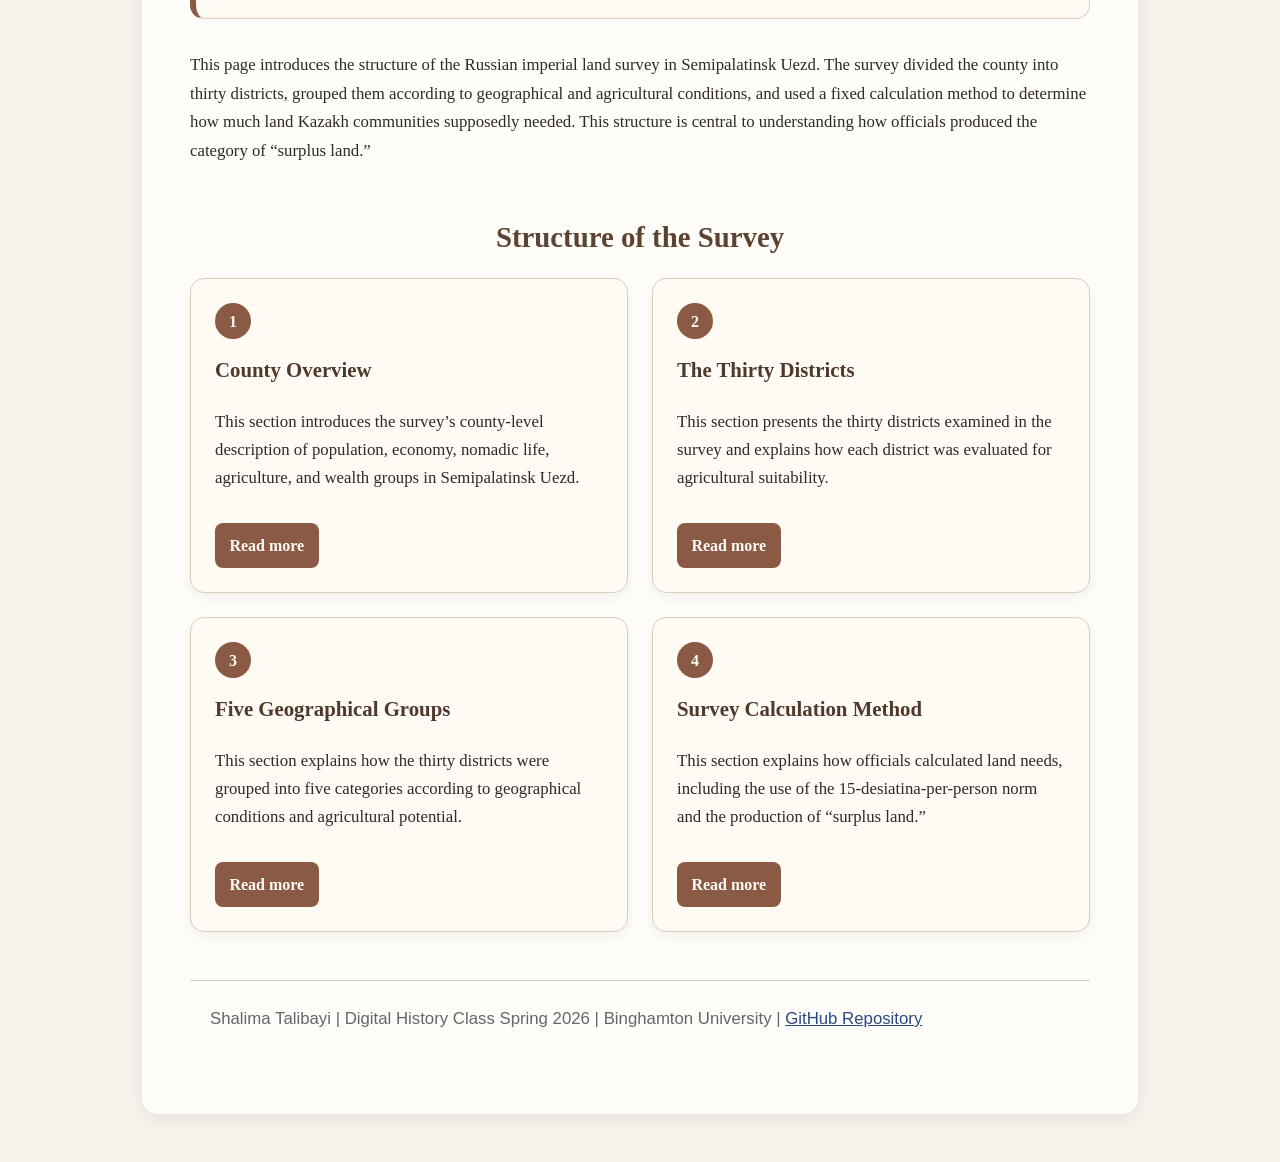
<file: survey-area.html>
<!DOCTYPE html>
<html lang="en">
<head>
  <meta charset="UTF-8">
  <meta name="viewport" content="width=device-width, initial-scale=1.0">
  <title>Survey Area: Semipalatinsk Uezd</title>
  <link rel="stylesheet" href="style.css?v=7">
</head>

<body>

<header>
 <nav>
  <a href="index.html">Home</a>
  <a href="timeline.html">Timeline</a>
  <a href="survey-area.html">Survey Area</a>
  <a href="local-responses.html">Local Responses</a>
  <a href="findings.html">Findings</a>
  <a href="sustainability.html">Sustainability</a>
</nav>
</header>

<main>
  <h1>Survey Area: Semipalatinsk Uezd</h1>
  <figure class="survey-map">
  <img src="images/semipalatinsk-oblast-map.gif" alt="Historical map of Semipalatinsk Oblast, 1913">
  <figcaption>
    Historical map of Semipalatinsk Oblast, 1913. The map helps situate Semipalatinsk Uezd within the broader imperial administrative region.
  </figcaption>
</figure>
<section class="primary-source-note">
  <h2>Primary Source</h2>

  <p>
    This page is based on the original Russian imperial land survey of
    Semipalatinsk Uezd. The source document is available here:
  </p>

  <p>
    <a class="source-link" href="sources/original-survey.pdf" target="_blank">
      View the Original Survey PDF
    </a>
  </p>
</section>

  <p class="page-intro">
    This page introduces the structure of the Russian imperial land survey in Semipalatinsk Uezd. 
    The survey divided the county into thirty districts, grouped them according to geographical and agricultural conditions, 
    and used a fixed calculation method to determine how much land Kazakh communities supposedly needed. 
    This structure is central to understanding how officials produced the category of “surplus land.”
  </p>

  <section class="survey-overview">
    <h2>Structure of the Survey</h2>

    <div class="survey-grid">
      <article class="survey-card">
  <span class="survey-number">1</span>
  <h3>County Overview</h3>
  <p>
    This section introduces the survey’s county-level description of population,
    economy, nomadic life, agriculture, and wealth groups in Semipalatinsk Uezd.
  </p>
  <a class="card-link" href="county-overview.html">Read more</a>
</article>


      <article class="survey-card">
        <span class="survey-number">2</span>
        <h3>The Thirty Districts</h3>
        <p>
          This section presents the thirty districts examined in the survey and explains how each district was evaluated for agricultural suitability.
        </p>
        <a class="card-link" href="thirty-districts.html">Read more</a>
      </article>

      <article class="survey-card">
        <span class="survey-number">3</span>
        <h3>Five Geographical Groups</h3>
        <p>
          This section explains how the thirty districts were grouped into five categories according to geographical conditions and agricultural potential.
        </p>
        <a class="card-link" href="geographical-groups.html">Read more</a>
      </article>

      <article class="survey-card">
        <span class="survey-number">4</span>
        <h3>Survey Calculation Method</h3>
        <p>
          This section explains how officials calculated land needs, including the use of the 15-desiatina-per-person norm and the production of “surplus land.”
        </p>
       <a class="card-link" href="calculation.html">Read more</a>
      </article>


    </div>
  </section>
  <footer class="site-footer">
  <p>
    Shalima Talibayi
    <span>|</span>
    Digital History Class Spring 2026
    <span>|</span>
    Binghamton University
    <span>|</span>
    <a href="https://github.com/shalima0513/shalima" target="_blank">
      GitHub Repository
    </a>
  </p>
</footer>
</main>
</body>
</html>
</file>
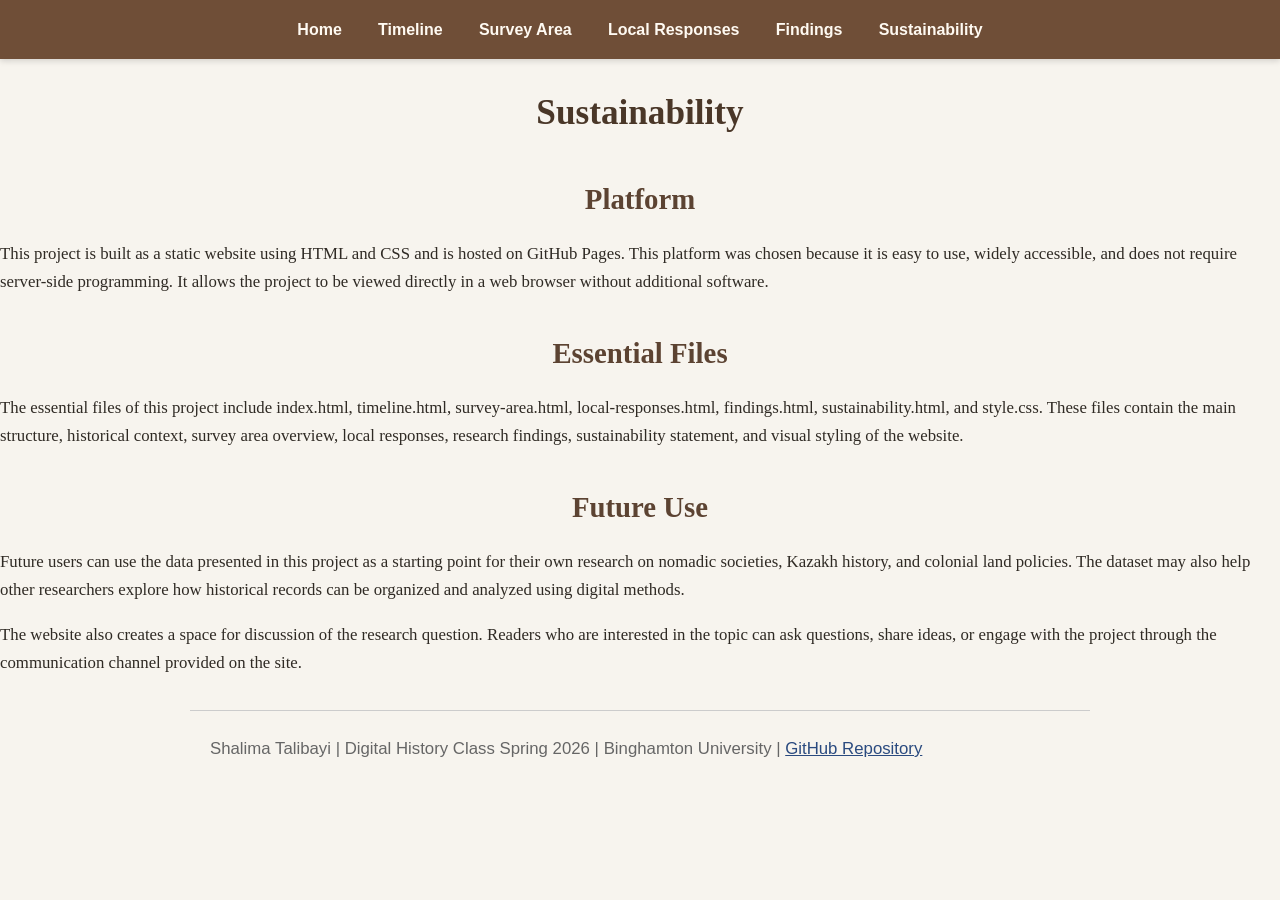
<file: sustainability.html>
<!DOCTYPE html>
<html>
<head>
    <title>Sustainability</title>
    <link rel="stylesheet" href="style.css">
</head>

<body>

<nav>
  <a href="index.html">Home</a>
  <a href="timeline.html">Timeline</a>
  <a href="survey-area.html">Survey Area</a>
  <a href="local-responses.html">Local Responses</a>
  <a href="findings.html">Findings</a>
  <a href="sustainability.html">Sustainability</a>
</nav>

<h1>Sustainability</h1>

<h2>Platform</h2>
<p>
This project is built as a static website using HTML and CSS and is hosted on GitHub Pages. This platform was chosen because it is easy to use, widely accessible, and does not require server-side programming. It allows the project to be viewed directly in a web browser without additional software.
</p>

<h2>Essential Files</h2>
<p>
  The essential files of this project include index.html, timeline.html,
  survey-area.html, local-responses.html, findings.html, sustainability.html,
  and style.css. These files contain the main structure, historical context,
  survey area overview, local responses, research findings, sustainability
  statement, and visual styling of the website.
</p>

<h2>Future Use</h2>
<p>
Future users can use the data presented in this project as a starting point for their own research on nomadic societies, Kazakh history, and colonial land policies. The dataset may also help other researchers explore how historical records can be organized and analyzed using digital methods.
</p>

<p>
The website also creates a space for discussion of the research question. Readers who are interested in the topic can ask questions, share ideas, or engage with the project through the communication channel provided on the site.
</p>
<footer class="site-footer">
  <p>
    Shalima Talibayi
    <span>|</span>
    Digital History Class Spring 2026
    <span>|</span>
    Binghamton University
    <span>|</span>
    <a href="https://github.com/shalima0513/shalima" target="_blank">
      GitHub Repository
    </a>
  </p>
</footer>
</body>
</html>
</file>
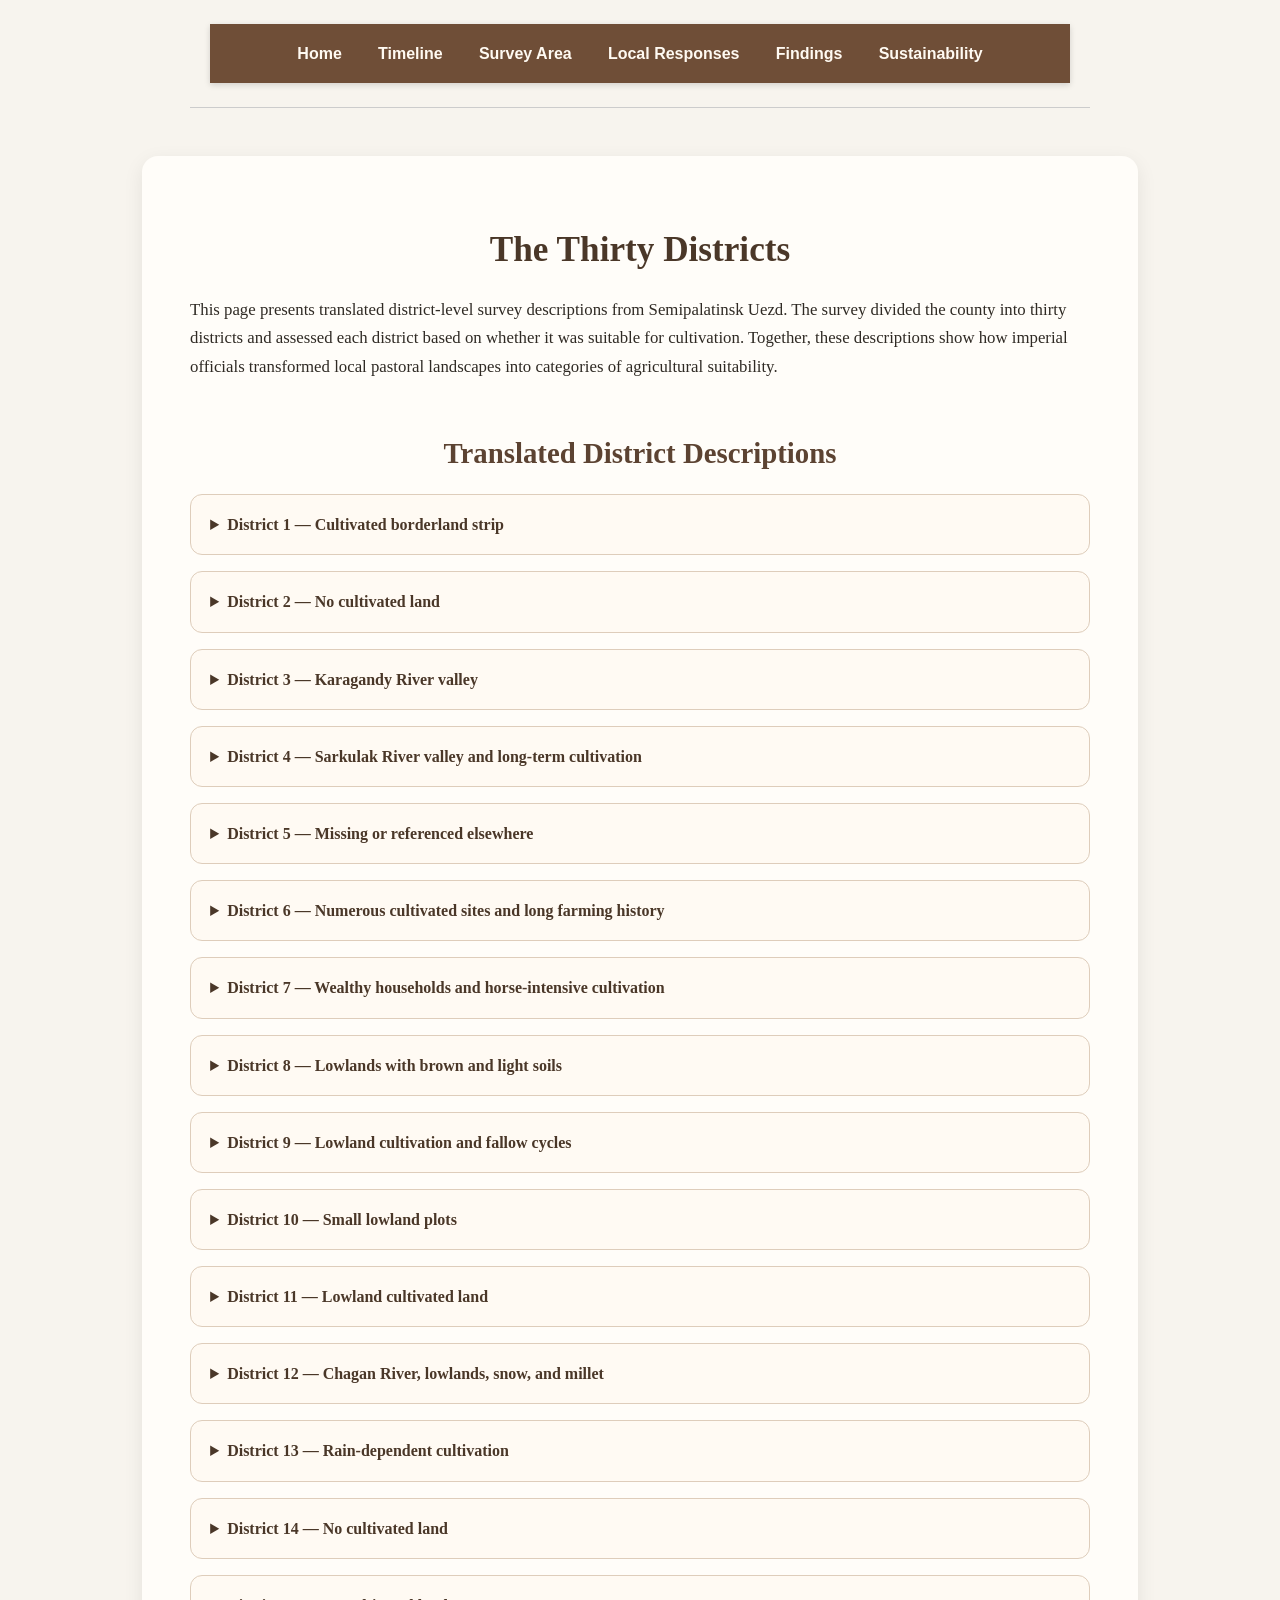
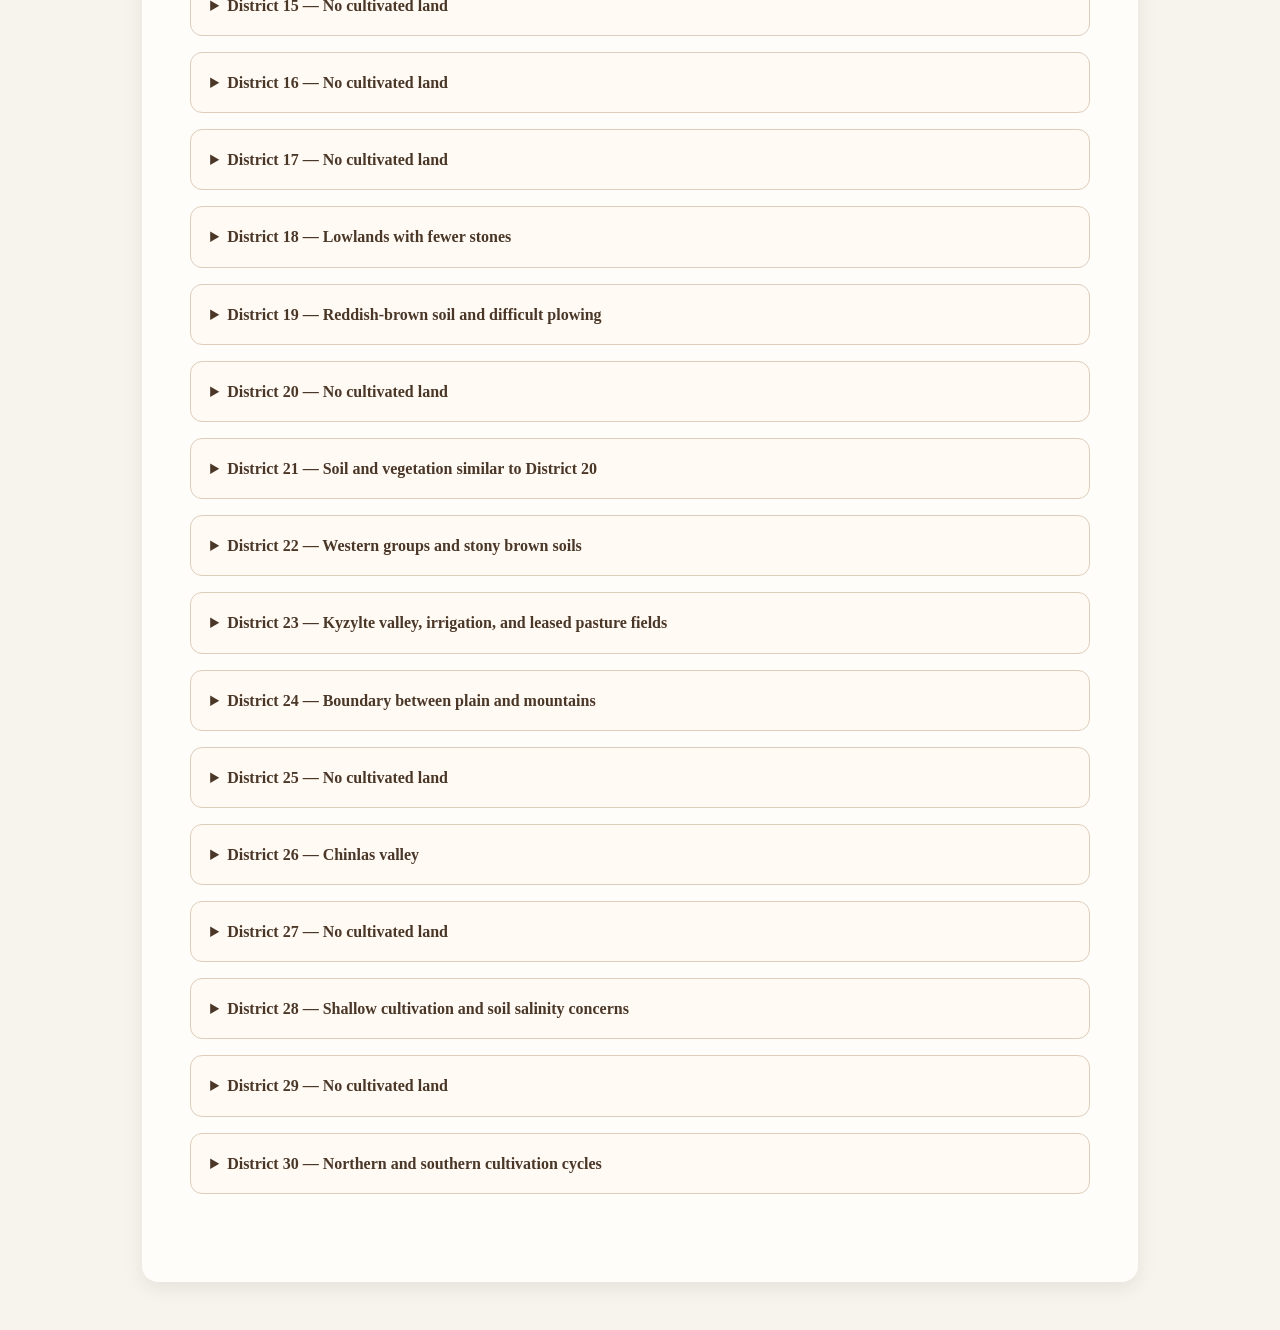
<file: thirty-districts.html>
<!DOCTYPE html>
<html lang="en">
<head>
  <meta charset="UTF-8">
  <meta name="viewport" content="width=device-width, initial-scale=1.0">
  <title>The Thirty Districts</title>
  <link rel="stylesheet" href="style.css?v=8">
</head>

<body>

<header>
  <nav>
  <a href="index.html">Home</a>
  <a href="timeline.html">Timeline</a>
  <a href="survey-area.html">Survey Area</a>
  <a href="local-responses.html">Local Responses</a>
  <a href="findings.html">Findings</a>
  <a href="sustainability.html">Sustainability</a>
</nav>
</header>

<main>
  <h1>The Thirty Districts</h1>

  <p class="page-intro">
  This page presents translated district-level survey descriptions from Semipalatinsk Uezd. 
  The survey divided the county into thirty districts and assessed each district based on whether it was suitable for cultivation. 
  Together, these descriptions show how imperial officials transformed local pastoral landscapes into categories of agricultural suitability.
</p>

  <section class="district-materials">
    <h2>Translated District Descriptions</h2>

    <details class="district-details">
      <summary>District 1 — Cultivated borderland strip</summary>
      <p>
        Cultivated land used by the Kirghiz is distributed along a strip ten versts wide along the border. The Kirghiz here have been farming for fifty years. In dry years, harvests are very poor. On newly cultivated land, wheat grows only to a height of five vershoks and partly dries out, so that it does not even need to be harvested.
      </p>
      <p>
        The first year of sowing is relatively simple: the land is plowed in autumn, and the following spring it is sown. One lob of seed may yield fifteen lobs. For four consecutive years the harvests have been very poor, and many people have abandoned agriculture. Virgin early-spring steppe that has not been plowed can be cultivated for ten years. There are houses and livestock pens on the cultivated land, so the Kirghiz remain there until late autumn.
      </p>
    </details>

    <details class="district-details">
      <summary>District 2 — No cultivated land</summary>
      <p>There is no cultivated land.</p>
    </details>

    <details class="district-details">
      <summary>District 3 — Karagandy River valley</summary>
      <p>
        There is cultivated land in the Karagandy River valley, at Site No. 92. The soil is sandy, and millet is sown.
      </p>
    </details>

    <details class="district-details">
      <summary>District 4 — Sarkulak River valley and long-term cultivation</summary>
      <p>
        In the Sarkulak River valley, at Site No. 84, the Kirghiz have been farming for forty years. They choose lowlands because the soil there is deeper and feather grass forms continuous turf. The soil layer is four vershoks deep, with red sand underneath. The cultivated land may be up to half a verst wide and about one verst in area. The land is plowed in autumn. One lob of seed may yield five to ten lobs.
      </p>
      <p>
        On newly cultivated land, wheat may produce seventeenfold in the second year in a good harvest, while in the sixth year it still produces sixfold in a poor harvest. The second year gives the best yield. The land lies fallow for six to fifteen years. Cultivated land is found at Site No. 87 in the north, Site No. 180 in the east, and Sites No. 68 and No. 86 in the west.
      </p>
      <p>
        At Site No. 180 in the Sarkulak River valley, the Kirghiz have been farming for sixty years. They first began farming after a severe rodent infestation, the so-called <em>aq tyshqan</em>, or “white mouse,” when ground squirrels damaged the livestock. People choose lowlands because needle grass and feather grass form turf there. The land is divided into small plots called <em>qula</em>, meaning “light-colored land.”
      </p>
      <p>
        After six years, old cultivated land becomes <em>alabas</em>, meaning that weeds and shrubs appear. These plots are then left unused and later cultivated again. Wheat yields range from one sown yielding twelve in the first year, sixteen in the second, eight in the third, and four in the sixth year.
      </p>
    </details>

    <details class="district-details">
      <summary>District 5 — Missing or referenced elsewhere</summary>
      <p>
        The available translated material does not provide a separate description for District 5. District 11 refers readers back to District 5, suggesting that its conditions may have been discussed elsewhere in the original survey.
      </p>
    </details>

    <details class="district-details">
      <summary>District 6 — Numerous cultivated sites and long farming history</summary>
      <p>
        There is cultivated land at Sites No. 58 and No. 59. Agriculture here has existed for about eighty years. Old cultivated land was allocated to the village of Znamensky. Cultivation sites are chosen in lowlands because needle grass, zhauchia, and feather grass grow there and form continuous turf. The soil is relatively light. New land is harrowed twice, and sometimes this is not even necessary.
      </p>
      <p>
        There is also cultivated land at Sites No. 181, 182, and 183. Agriculture has existed there for fifty to sixty years. People choose places with abundant ryegrass. The same place is cultivated for eight years, of which five are fertile years. Some plots alternate with salt marshes and may support three to five households.
      </p>
      <p>
        Additional cultivated land is found at Sites No. 70, 203, 204, 75, 76, 205, 81, 210, and 211. Crops include wheat, millet, oats, and rye. The descriptions emphasize light soils, lowland locations, repeated harrowing, and cycles of cultivation and abandonment. On abandoned fields, various grasses and shrubs return, including sedge-like grasses, kurai, zhusan, feather grass, and needle grass.
      </p>
    </details>

    <details class="district-details">
      <summary>District 7 — Wealthy households and horse-intensive cultivation</summary>
      <p>
        There is cultivated land at Site No. 214. The soil is <em>qara topyraq</em>, one-quarter sazhen deep. Feather grass and aksheleu grow on it. In the lowlands, the soil is sandy, or <em>qumdaq</em>.
      </p>
      <p>
        There is cultivated land at Site No. 218. The land cultivated here belongs to wealthy households with labor power because this type of cultivation requires six to seven horses. The soil is <em>qara topyraq</em>, one-quarter sazhen deep, with <em>qyzyl topyraq</em> underneath. Needle grass and feather grass cover the soil surface. Wheat, oats, and millet are sown, although millet gives poor yields.
      </p>
    </details>

    <details class="district-details">
      <summary>District 8 — Lowlands with brown and light soils</summary>
      <p>
        Cultivated land is chosen in lowlands with <em>quba</em> and <em>qonyr topyraq</em>, where needle grass and feather grass grow thickly, although they do not cover the entire ground.
      </p>
    </details>

    <details class="district-details">
      <summary>District 9 — Lowland cultivation and fallow cycles</summary>
      <p>
        Cultivated land is chosen in lowlands far from the mountains. One plot may yield three lobs of grain. <em>Qyzyldaiyq</em>, or red wheat, is sown. By the fourth year, the land is abandoned, after which grass grows. The fallow land is left for five years. On old fallow land, one may harvest two lobs of grain; after that, it is left unused for another five to six years.
      </p>
      <p>
        In the first year of fallow, kurai grows; in the second year, needle grass appears; in the third year, sparse needle grass and zhusan appear and gradually replace the other grasses. Aksheleu no longer appears on fallow land.
      </p>
    </details>

    <details class="district-details">
      <summary>District 10 — Small lowland plots</summary>
      <p>
        Cultivated land is chosen in small lowland plots where the grass is denser. One plot may yield four to ten lobs of grain. The grain obtained from Site No. 198 is mostly between fifteen and one hundred poods.
      </p>
    </details>

    <details class="district-details">
      <summary>District 11 — Lowland cultivated land</summary>
      <p>
        Cultivated land is found in lowlands. One plot may yield five lobs of grain. The original text refers readers to District 5.
      </p>
    </details>

    <details class="district-details">
      <summary>District 12 — Chagan River, lowlands, snow, and millet</summary>
      <p>
        Cultivated land is located in the southwestern part of this district, at Kyzylzhor along the Chagan River, near the Tokhtar, Kultabar, Sentas, and Bairausuk mountains. People choose lowlands because more snow accumulates there in winter, and after plowing, the soil clods break apart; in spring, the soil becomes easier to cultivate. Tobylgy shrubs grow here.
      </p>
      <p>
        Because of a shortage of labor, the cultivated area is small, although the soil is darker and not difficult to cultivate. Millet is sown. Each plot may yield four lobs of grain. In the northern part of the district, in the Kyzylkainar River valley, the Kirghiz have been cultivating for twenty years. The soil there is relatively light. Land is cultivated for six years, rested for three years, and then cultivated again.
      </p>
    </details>

    <details class="district-details">
      <summary>District 13 — Rain-dependent cultivation</summary>
      <p>
        Cultivated land is found at Sites No. 264, 265, 279, 295, and Site No. 50. People choose lowlands for cultivation because the grass grows densely there. One plot may yield three lobs of grain. Afterward, the land lies fallow for eight years. Grain produces a harvest only in rainy years.
      </p>
    </details>

    <details class="district-details">
      <summary>District 14 — No cultivated land</summary>
      <p>There is no cultivated land.</p>
    </details>

    <details class="district-details">
      <summary>District 15 — No cultivated land</summary>
      <p>There is no cultivated land.</p>
    </details>

    <details class="district-details">
      <summary>District 16 — No cultivated land</summary>
      <p>There is no cultivated land.</p>
    </details>

    <details class="district-details">
      <summary>District 17 — No cultivated land</summary>
      <p>There is no cultivated land.</p>
    </details>

    <details class="district-details">
      <summary>District 18 — Lowlands with fewer stones</summary>
      <p>
        Cultivated land is located in lowlands where the grass grows more densely and there are fewer stones on the surface.
      </p>
    </details>

    <details class="district-details">
      <summary>District 19 — Reddish-brown soil and difficult plowing</summary>
      <p>
        There is cultivated land at Site No. 219. People choose places where needle grass and feather grass grow, mixed with karagana and tobylgy shrubs. The soil is <em>qyzylqonyr</em>, or reddish-brown soil. The soil layer is six vershoks deep, with white clay underneath. This land is difficult to plow.
      </p>
      <p>
        Autumn plowing is used. As soon as the new land thaws in spring, it is sown. Wheat yields one sown yielding fourteen; millet yields 150 to 160; oats yield fifteen. Potatoes are planted. Five poods of wheat and oats are sown per desiatina. Agriculture has been practiced here for twenty-eight years. Old fallow land is covered with shrubs.
      </p>
    </details>

    <details class="district-details">
      <summary>District 20 — No cultivated land</summary>
      <p>There is no cultivated land.</p>
    </details>

    <details class="district-details">
      <summary>District 21 — Soil and vegetation similar to District 20</summary>
      <p>
        The soil is similar to that of the previous district. The vegetation is also similar to what was described for District 20.
      </p>
    </details>

    <details class="district-details">
      <summary>District 22 — Western groups and stony brown soils</summary>
      <p>
        Cultivated land is found in the western part of Group No. 271, in lowlands where needle grass forms turf. Each plot may yield six lobs of grain.
      </p>
      <p>
        In the western part of Group No. 285, the soil is <em>qonyr topyraq</em>, without obvious sandy components. There are small stones on the surface and large stones in the soil layer, called <em>chatink</em>. Cultivation is carried out on western slopes and valley lowlands, where needle grass and feather grass form turf. New land is plowed with six horses; old cultivated land is plowed with three horses. In the best years, wheat yields one sown yielding ten.
      </p>
    </details>

    <details class="district-details">
      <summary>District 23 — Kyzylte valley, irrigation, and leased pasture fields</summary>
      <p>
        Cultivated land is located in the southwestern part of the Kyzylte River valley. The Kirghiz of Group No. 320 use spring water to irrigate cultivated land. People cultivate lowlands where needle grass and feather grass form turf. The soil is <em>qara topyraq</em>, one-quarter sazhen deep, with <em>qonyr topyraq</em> underneath. Cultivation has been practiced for fifty years.
      </p>
      <p>
        The Marka clan groups in Chagan volost may have begun farming from 1900 onward. In summer the land is plowed twice; new land is plowed with four to five horses. Several groups also have cultivated land at Egezbulak. After seven years, when needle grass and zhusan appear on abandoned cultivated land, people return and cultivate it for three years.
      </p>
      <p>
        Land suitable for cultivation is less than one desiatina, so each unit is calculated by poods. There are also four farming households from the eighth and ninth auls cultivating on pasture land. These are wealthy Kirghiz. They lease these lands as <em>mayyn</em>, that is, on condition that part of the harvest is paid as rent.
      </p>
    </details>

    <details class="district-details">
      <summary>District 24 — Boundary between plain and mountains</summary>
      <p>
        Cultivated land lies at the boundary between the western plain and the eastern mountains of this district, along the 48th parallel north. In the northern part of the district, in the Egezbulak Mountains, there is cultivated land belonging to the Zhumus volost. Dugout dwellings are built on the cultivated land, and the Kirghiz live in them until late autumn and early spring. Cultivation has been practiced for fifteen years. People plow up archa shrubs. Wheat yields one sown yielding four to six.
      </p>
    </details>

    <details class="district-details">
      <summary>District 25 — No cultivated land</summary>
      <p>There is no cultivated land.</p>
    </details>

    <details class="district-details">
      <summary>District 26 — Chinlas valley</summary>
      <p>
        There is cultivated land in the Chinlas valley. The soil is <em>qonyr</em>. There are few stones on the surface; the soil depth is one-quarter sazhen, with <em>qyzyl-tastaq-qum</em>, or red stony sand, underneath.
      </p>
    </details>

    <details class="district-details">
      <summary>District 27 — No cultivated land</summary>
      <p>There is no cultivated land.</p>
    </details>

    <details class="district-details">
      <summary>District 28 — Shallow cultivation and soil salinity concerns</summary>
      <p>
        Cultivation is shallow and only touches the first soil layer. In some places, at a depth of one-quarter sazhen, <em>sur-topyraq</em> can be seen. It is not touched during cultivation because doing so would make the soil saline. Beneath the arable layer there is also <em>aq-qum</em>, which lies directly under the softer soil.
      </p>
      <p>
        Soil quality is also expressed in its ability to retain water. In several groups of Beskaragai and Moldabekov volosts, soil depth and texture determine whether land can be cultivated for one, two, or several years. Millet is sown. Group No. 455 once tried to sow wheat but later abandoned it; the attempt was unsuccessful. Old cultivated land later becomes good pasture.
      </p>
    </details>

    <details class="district-details">
      <summary>District 29 — No cultivated land</summary>
      <p>There is no cultivated land.</p>
    </details>

    <details class="district-details">
      <summary>District 30 — Northern and southern cultivation cycles</summary>
      <p>
        Cultivated land is usually located in the lowlands of the northern half of this district, although there are also cultivated plots on higher ground when lowlands are difficult to cultivate because of tobylgy growth. Millet, wheat, oats, and other grain crops are sown, but after no more than five to six years they cease to yield harvests. By that time, feather grass and needle grass appear on the cultivated land.
      </p>
      <p>
        In the southern half, millet is also sown, but the same plot yields only two or three harvests and is then left fallow until needle grass and feather grass reappear, about four years later. Seeds are scattered on new land and turned into the soil with a Russian plow. A harrow is not used because the land breaks into hard clay clods; instead, a wooden harrow with iron teeth is used.
      </p>
      <p>
        In addition to millet, wheat and oats are also sown. In some cases, five harvests are first taken: in the first year wheat or millet, then wheat for three years, and finally oats in the fifth year. The plot rests for two to four years, then is sown once more with wheat and abandoned again for three years. After that, oats are sown, and the land is again abandoned for ten years.
      </p>
    </details>
  </section>
</main>

</body>
</html>
</file>
<file: style.css>
/* -----------------------------------------------
    HIST 501D Demo Site
    Minimal stylesheet — clarity over novelty
----------------------------------------------- */

body {
  font-family: Georgia, serif;
  line-height: 1.7;
  margin: 0;
  color: #1f1f1f;
  background: #f7f4ed;
}

header, main, footer {
  max-width: 860px;
  margin: 0 auto;
  padding: 1.5rem 1.25rem;
}

header {
  border-bottom: 1px solid #ccc;
  margin-bottom: 1rem;
}

header h1 {
  font-size: 1.6rem;
  margin-bottom: 0.4rem;
}

nav {
  font-family: sans-serif;
  font-size: 0.95rem;
}

nav a {
  margin-right: 1.25rem;
  color: #2a4a7f;
  text-decoration: none;
}

nav a:hover {
  text-decoration: underline;
}

h2 {
  font-size: 1.25rem;
  margin-top: 2rem;
  margin-bottom: 0.5rem;
}

p {
  margin-top: 0;
  margin-bottom: 1rem;
}

figure {
  margin: 1.5rem 0;
}

figure img {
  max-width: 100%;
  height: auto;
  border: 1px solid #ccc;
  display: block;
}

figcaption {
  font-family: sans-serif;
  font-size: 0.88rem;
  color: #555;
  margin-top: 0.4rem;
}

.sketch-grid {
  display: grid;
  grid-template-columns: 1fr 1fr;
  gap: 1.5rem;
  margin: 1.5rem 0;
}

ul, ol {
  padding-left: 1.5rem;
  margin-bottom: 1rem;
}

footer {
  border-top: 1px solid #ccc;
  margin-top: 2rem;
  font-family: sans-serif;
  font-size: 0.85rem;
  color: #666;
}

footer a {
  color: #2a4a7f;
}

/* -----------------------------------------------
    Responsive layout — narrow screens
    The viewport meta tag in each HTML page activates
    this. No framework or CDN required.
----------------------------------------------- */

@media (max-width: 600px) {
  header h1 {
     font-size: 1.25rem;
  }

  nav {
     display: flex;
     flex-wrap: wrap;
     gap: 0.5rem;
  }

  nav a {
     margin-right: 0;
  }

  .sketch-grid {
     grid-template-columns: 1fr;
  }

  header, main, footer {
     padding: 1rem 0.85rem;
  }
}
/* General page style */
body {
  margin: 0;
  font-family: Georgia, "Times New Roman", serif;
  background-color: #f7f4ee;
  color: #2f2a24;
  line-height: 1.7;
}

/* Navigation */
nav {
  background-color: #6f4e37;
  padding: 1rem 2rem;
  text-align: center;
  box-shadow: 0 2px 6px rgba(0, 0, 0, 0.15);
}

nav a {
  color: #fffaf2;
  text-decoration: none;
  margin: 0 1rem;
  font-weight: bold;
  font-size: 1rem;
}

nav a:hover {
  text-decoration: underline;
}

/* Main content area */
main {
  max-width: 900px;
  margin: 3rem auto;
  background-color: #fffdf9;
  padding: 2.5rem 3rem;
  border-radius: 16px;
  box-shadow: 0 6px 20px rgba(0, 0, 0, 0.08);
}

/* Headings */
h1 {
  text-align: center;
  font-size: 2.2rem;
  margin-bottom: 1rem;
  color: #4a3728;
}

h2 {
  text-align: center;
  font-size: 1.8rem;
  margin-bottom: 1rem;
  color: #5c4332;
}

h3 {
  margin-top: 0;
  color: #4f392b;
  font-size: 1.3rem;
}

p {
  font-size: 1.05rem;
}

/* Intro paragraph */
.timeline-intro {
  text-align: center;
  max-width: 750px;
  margin: 0 auto 2.5rem auto;
  color: #4b433c;
}

/* Timeline container */
.timeline {
  position: relative;
  margin-top: 2rem;
  padding-left: 2rem;
  border-left: 4px solid #b08968;
}

/* Each timeline item */
.timeline-item {
  position: relative;
  margin-bottom: 2rem;
  padding-left: 1rem;
}

/* Dot on timeline */
.timeline-item::before {
  content: "";
  position: absolute;
  left: -2.75rem;
  top: 0.4rem;
  width: 16px;
  height: 16px;
  background-color: #7f5539;
  border: 3px solid #f7f4ee;
  border-radius: 50%;
  box-shadow: 0 0 0 2px #b08968;
}

/* Year */
.timeline-year {
  font-weight: bold;
  font-size: 1.1rem;
  color: #7f5539;
  margin-bottom: 0.5rem;
}

/* Card */
.timeline-content {
  background-color: #fcf8f2;
  border: 1px solid #e2d6c8;
  border-radius: 12px;
  padding: 1rem 1.25rem;
  box-shadow: 0 3px 10px rgba(0, 0, 0, 0.04);
}

/* Optional section spacing */
.timeline-section {
  margin-top: 1rem;
}

/* Responsive design */
@media (max-width: 768px) {
  main {
    margin: 1.5rem;
    padding: 1.5rem;
  }

  nav {
    padding: 1rem;
  }

  nav a {
    display: inline-block;
    margin: 0.4rem 0.6rem;
  }

  .timeline {
    padding-left: 1.5rem;
  }

  .timeline-item::before {
    left: -2.2rem;
  }

  h1 {
    font-size: 1.8rem;
  }

  h2 {
    font-size: 1.5rem;
  }
}
.home-hero-image {
  margin: 2rem auto;
  text-align: center;
}

.home-hero-image img {
  width: 100%;
  max-width: 520px;
  display: block;
  margin: 0 auto;
  border-radius: 16px;
  border: 1px solid #d8c7b5;
  box-shadow: 0 6px 18px rgba(0, 0, 0, 0.12);
}

.home-hero-image figcaption {
  max-width: 520px;
  margin: 0.7rem auto 0 auto;
  font-size: 0.95rem;
  color: #6a625c;
  font-style: italic;
  line-height: 1.5;
}
.timeline-figure {
  margin: 2rem 0 2.5rem 0;
  text-align: center;
}

.timeline-figure img {
  width: 100%;
  max-width: 620px;
  display: block;
  margin: 0 auto;
  border-radius: 14px;
  border: 1px solid #d8c7b5;
  box-shadow: 0 5px 16px rgba(0, 0, 0, 0.12);
}

.timeline-figure figcaption {
  max-width: 620px;
  margin: 0.7rem auto 0 auto;
  font-size: 0.95rem;
  color: #6a625c;
  font-style: italic;
  line-height: 1.5;
}
.survey-overview {
  margin: 3rem 0;
}

.survey-grid {
  display: grid;
  grid-template-columns: repeat(2, 1fr);
  gap: 1.5rem;
}

.survey-card {
  background-color: #fffaf3;
  border: 1px solid #decdbb;
  border-radius: 14px;
  padding: 1.5rem;
  box-shadow: 0 4px 14px rgba(0, 0, 0, 0.06);
}

.survey-card h3 {
  margin-top: 0.8rem;
  color: #4f392b;
}

.survey-card p {
  line-height: 1.65;
}

.survey-number {
  display: inline-flex;
  align-items: center;
  justify-content: center;
  background-color: #8a5a44;
  color: #fffaf3;
  width: 36px;
  height: 36px;
  border-radius: 50%;
  font-weight: bold;
}

.card-link {
  display: inline-block;
  margin-top: 1rem;
  padding: 0.55rem 0.9rem;
  background-color: #8a5a44;
  color: #fffaf3;
  text-decoration: none;
  border-radius: 8px;
  font-weight: bold;
}

.card-link:hover {
  background-color: #6f4e37;
}

@media (max-width: 768px) {
  .survey-grid {
    grid-template-columns: 1fr;
  }
}
.survey-map {
  margin: 2rem auto;
  text-align: center;
}

.survey-map img {
  width: 100%;
  max-width: 760px;
  display: block;
  margin: 0 auto;
  border-radius: 14px;
  border: 1px solid #d8c7b5;
  box-shadow: 0 6px 18px rgba(0, 0, 0, 0.12);
}

.survey-map figcaption {
  max-width: 760px;
  margin: 0.7rem auto 0 auto;
  font-size: 0.95rem;
  color: #6a625c;
  font-style: italic;
  line-height: 1.5;
}
.district-materials {
  margin: 3rem 0;
}

.district-details {
  background-color: #fffaf3;
  border: 1px solid #decdbb;
  border-radius: 12px;
  padding: 1rem 1.2rem;
  margin-bottom: 1rem;
}

.district-details summary {
  cursor: pointer;
  font-weight: bold;
  color: #4a3728;
}

.district-details p {
  margin-top: 1rem;
  line-height: 1.7;
}
.county-summary {
  margin: 3rem 0;
}

.county-summary h2 {
  text-align: center;
  font-size: 2rem;
  color: #5c3b2e;
  margin-bottom: 1.5rem;
}

.county-summary h3 {
  font-size: 1.4rem;
  color: #5c3b2e;
  margin-top: 2.5rem;
  margin-bottom: 1rem;
}

.county-summary p {
  font-size: 1rem;
  line-height: 1.8;
  margin-bottom: 1.2rem;
}

.table-wrapper {
  overflow-x: auto;
  margin: 1.5rem 0 2rem 0;
}

table {
  width: 100%;
  border-collapse: collapse;
  font-size: 0.9rem;
  background: #fffaf4;
}

th,
td {
  border: 1px solid #d8c3b0;
  padding: 0.75rem;
  text-align: left;
  vertical-align: top;
}

th {
  background: #8b5a44;
  color: white;
  font-weight: 700;
}

tbody tr:nth-child(even) {
  background: #f7efe7;
}

.total-row {
  background: #ead8c8;
  font-weight: 700;
}
.county-summary strong {
  color: #8b5a44;
  font-weight: 800;
}
.calculation-hero,
.calculation-flow,
.calculation-step {
  max-width: 1100px;
  margin: 3rem auto;
  padding: 2rem;
  background: #fffaf4;
  border: 1px solid #e2cdbb;
  border-radius: 18px;
  box-shadow: 0 8px 22px rgba(92, 59, 46, 0.08);
}

.calculation-hero h1 {
  text-align: center;
  font-size: 2.1rem;
  color: #5c3b2e;
  margin-bottom: 1.2rem;
}

.calculation-hero p,
.calculation-step p,
.calculation-flow p {
  font-size: 1rem;
  line-height: 1.8;
  margin-bottom: 1.2rem;
}

.calculation-step h2,
.calculation-flow h2 {
  color: #5c3b2e;
  margin-top: 0.8rem;
  margin-bottom: 1rem;
}

.calculation-step h3 {
  color: #5c3b2e;
  margin-top: 2rem;
  margin-bottom: 1rem;
}

.step-label {
  display: inline-block;
  background: #8b5a44;
  color: white;
  font-weight: 700;
  padding: 0.35rem 0.75rem;
  border-radius: 999px;
  margin-bottom: 0.8rem;
}

.flow-chart {
  display: grid;
  gap: 0.65rem;
  justify-items: center;
  margin-top: 1.5rem;
}

.flow-step {
  width: 100%;
  max-width: 650px;
  background: #f8f1ea;
  border: 1px solid #e2cdbb;
  border-left: 6px solid #8b5a44;
  border-radius: 14px;
  padding: 1rem 1.2rem;
  font-weight: 700;
  color: #5c3b2e;
  text-align: center;
}

.flow-arrow {
  font-size: 1.5rem;
  color: #8b5a44;
  font-weight: 800;
}

blockquote {
  background: #f8f1ea;
  border-left: 6px solid #8b5a44;
  padding: 1rem 1.25rem;
  margin: 1.5rem 0;
  color: #4b3a32;
  line-height: 1.7;
  font-style: italic;
}

.regional-cards {
  display: grid;
  grid-template-columns: repeat(2, 1fr);
  gap: 1.2rem;
  margin: 1.5rem 0 2rem 0;
}

.regional-card {
  background: #f8f1ea;
  border: 1px solid #e2cdbb;
  border-radius: 14px;
  padding: 1.2rem;
}

.regional-card h3 {
  margin-top: 0;
  color: #5c3b2e;
}

.regional-card ul {
  padding-left: 1.2rem;
  line-height: 1.7;
}

.formula-box {
  background: #f3e5d8;
  border: 1px solid #d8c3b0;
  border-radius: 14px;
  padding: 1.25rem;
  margin: 1.5rem 0;
}

.formula {
  text-align: center;
  font-size: 1.2rem;
  font-weight: 800;
  color: #5c3b2e;
}

@media (max-width: 800px) {
  .regional-cards {
    grid-template-columns: 1fr;
  }

  .calculation-hero,
  .calculation-flow,
  .calculation-step {
    padding: 1.3rem;
  }

  .calculation-hero h1 {
    font-size: 1.6rem;
  }
}
.response-section {
  max-width: 980px;
  margin: 4rem auto;
  padding: 2rem;
  background: #fffaf4;
  border-radius: 18px;
}

.response-section h2 {
  text-align: center;
  color: #4b3328;
  margin-bottom: 1rem;
}

.section-intro {
  max-width: 760px;
  margin: 0 auto 2rem auto;
  text-align: center;
  line-height: 1.7;
}

.response-section {
  max-width: 1100px;
  margin: 4rem auto;
  padding: 2rem;
  background: #fffaf4;
  border-radius: 18px;
}

.response-section h2 {
  text-align: center;
  color: #4b3328;
  margin-bottom: 1rem;
}

.section-intro {
  max-width: 760px;
  margin: 0 auto 2rem auto;
  text-align: center;
  line-height: 1.7;
}

.print-feature {
  display: grid;
  grid-template-columns: minmax(0, 1fr) minmax(0, 1.1fr);
  gap: 2rem;
  align-items: start;
  margin-top: 2rem;
}

.print-images,
.print-text {
  min-width: 0;
}

.print-images {
  display: flex;
  flex-direction: column;
  gap: 1.2rem;
}

.print-images figure {
  margin: 0;
}

.main-source-image img,
.supporting-images img {
  width: 100%;
  max-width: 100%;
  display: block;
  border-radius: 12px;
  border: 1px solid #dccbbb;
  box-shadow: 0 6px 18px rgba(80, 50, 30, 0.12);
}

.main-source-image img {
  max-height: 480px;
  object-fit: contain;
  background: #fffdf9;
}

.main-source-image figcaption,
.supporting-images figcaption {
  margin-top: 0.55rem;
  font-size: 0.9rem;
  color: #7a6a5c;
  font-style: italic;
  line-height: 1.5;
  text-align: center;
}

.supporting-images {
  display: grid;
  grid-template-columns: 1fr 1fr;
  gap: 1rem;
}

.print-text h3 {
  color: #5a3a2e;
  margin-top: 0;
  margin-bottom: 1rem;
}

.source-quote {
  margin-bottom: 1.5rem;
}

.source-quote h4 {
  color: #6b3f25;
  margin-bottom: 0.6rem;
  font-size: 1.05rem;
}

.print-text blockquote {
  margin: 0 0 1rem 0;
  padding: 1rem 1.2rem;
  background: #fffdf9;
  border-left: 4px solid #9a6a47;
  font-style: italic;
  line-height: 1.8;
  color: #4b3328;
  border-radius: 8px;
}

.print-text p {
  line-height: 1.7;
  margin-bottom: 1rem;
}

.source-note {
  font-size: 0.95rem;
  color: #7a6a5c;
  margin-bottom: 1rem;
  font-style: italic;
}

.conflict-table-section {
  margin-top: 2.5rem;
}

.conflict-table-section h3 {
  color: #5a3a2e;
  margin-bottom: 0.8rem;
}

.conflict-table-section p {
  line-height: 1.7;
  margin-bottom: 1rem;
}

.table-container {
  overflow-x: auto;
  margin: 1.5rem 0;
}

.conflict-table {
  width: 100%;
  border-collapse: collapse;
  font-size: 0.95rem;
  background: #fffdf9;
}

.conflict-table th {
  background: #8d958f;
  color: #2d2926;
  text-align: left;
  padding: 0.9rem;
  border: 3px solid #ffffff;
}

.conflict-table td {
  padding: 0.9rem;
  border: 3px solid #ffffff;
  vertical-align: top;
  background: #eef0eb;
  line-height: 1.5;
}

.conflict-table td:first-child {
  font-weight: bold;
}

@media (max-width: 900px) {
  .print-feature {
    grid-template-columns: 1fr;
  }

  .supporting-images {
    grid-template-columns: 1fr 1fr;
  }
}

@media (max-width: 700px) {
  .supporting-images {
    grid-template-columns: 1fr;
  }

  .conflict-table {
    font-size: 0.85rem;
  }

  .conflict-table th,
  .conflict-table td {
    padding: 0.7rem;
  }
}
.primary-source-note {
  max-width: 850px;
  margin: 2rem auto;
  padding: 1.5rem;
  background: #fffaf4;
  border: 1px solid #e2cdbb;
  border-left: 6px solid #8b5a44;
  border-radius: 14px;
}

.primary-source-note h2 {
  color: #5c3b2e;
  margin-top: 0;
}

.source-link {
  display: inline-block;
  background: #8b5a44;
  color: white;
  text-decoration: none;
  font-weight: 700;
  padding: 0.7rem 1rem;
  border-radius: 8px;
}

.source-link:hover {
  background: #6f4534;
}
.map-section {
  margin: 2.5rem 0 3rem 0;
  text-align: center;
}

.map-section h2 {
  margin-bottom: 1rem;
}

.home-map {
  margin: 0 auto;
  max-width: 700px;
}

.home-map img {
  width: 100%;
  height: auto;
  border-radius: 12px;
  border: 1px solid #d8cfc7;
  box-shadow: 0 2px 10px rgba(0, 0, 0, 0.08);
}

.home-map figcaption {
  margin-top: 0.75rem;
  font-size: 0.95rem;
  color: #6a625c;
  font-style: italic;
  line-height: 1.5;
}
.subtitle {
  max-width: 680px;
  margin: 0.8rem auto 2.2rem auto;
  font-size: 1.28rem;
  line-height: 1.6;
  color: #6f5a4b;
  text-align: center;
  font-style: normal;
  font-family: Georgia, "Times New Roman", serif;
  letter-spacing: 0.01em;
  font-weight: 700;
}
.why-it-matters {
  max-width: 760px;
  margin: 2.8rem auto 0 auto;
  padding: 1.8rem 2rem;
  background-color: #f8f4ef;
  border-left: 5px solid #7a5638;
  border-radius: 12px;
}

.why-it-matters h2 {
  margin-top: 0;
}
.thesis-statement {
  max-width: 760px;
  margin: 0 auto 2rem auto;
  padding: 1.2rem 1.5rem;
  font-size: 1.12rem;
  line-height: 1.7;
  font-weight: 600;
  color: #4b372a;
  background-color: #f8f4ef;
  border-left: 5px solid #7a5638;
  border-radius: 10px;
}

.logic-grid {
  display: grid;
  grid-template-columns: 1fr;
  gap: 1.4rem;
  margin-top: 2rem;
}

.logic-card {
  padding: 1.5rem 1.7rem;
  background-color: #fbfaf7;
  border: 1px solid #e4d8cd;
  border-radius: 14px;
  box-shadow: 0 4px 14px rgba(80, 55, 35, 0.08);
}

.logic-number {
  display: inline-block;
  margin-bottom: 0.5rem;
  font-size: 0.85rem;
  font-weight: 700;
  color: #9a6a43;
  letter-spacing: 0.08em;
}

.logic-card h3 {
  margin: 0 0 0.7rem 0;
  color: #4b372a;
  font-size: 1.25rem;
}

.logic-card p {
  margin: 0;
  font-size: 1rem;
  line-height: 1.75;
  color: #2f2925;
}
.timeline-item {
  margin-bottom: 2rem;
}

.timeline-content {
  padding: 1.4rem 1.6rem;
}

.timeline-year {
  margin-bottom: 0.6rem;
}
.local-block {
  margin: 3rem auto;
  padding: 2.2rem 2.4rem;
  background-color: #fffdf9;
  border-radius: 16px;
}

.local-highlight {
  background-color: #fbf6f0;
}

.local-block h2 {
  margin-top: 0;
  margin-bottom: 1.4rem;
  text-align: center;
  font-size: 1.9rem;
  line-height: 1.3;
  color: #4b372a;
}

.local-block p {
  max-width: 780px;
  margin: 0 auto 1.4rem auto;
  font-size: 1.05rem;
  line-height: 1.75;
  color: #2f2925;
}

.section-intro {
  text-align: center;
  font-size: 1.08rem;
}
.local-block {
  margin: 3rem auto;
  padding: 2.2rem 2.4rem;
  background-color: #fffdf9;
  border-radius: 16px;
}

.local-highlight {
  background-color: #fbf6f0;
}

.local-block h2 {
  margin-top: 0;
  margin-bottom: 1.4rem;
  text-align: center;
  font-size: 1.9rem;
  line-height: 1.3;
  color: #4b372a;
}

.local-block p {
  max-width: 780px;
  margin: 0 auto 1.4rem auto;
  font-size: 1.05rem;
  line-height: 1.75;
  color: #2f2925;
}

.section-intro {
  text-align: center;
  font-size: 1.08rem;
}
.print-feature {
  display: grid;
  grid-template-columns: 1fr 1.1fr;
  gap: 2rem;
  align-items: start;
  margin-top: 2.2rem;
}

.print-images img {
  max-width: 100%;
  height: auto;
  display: block;
  margin: 0 auto 0.8rem auto;
  border-radius: 10px;
  border: 1px solid #e0d2c4;
}

.print-images figcaption {
  max-width: 320px;
  margin: 0.5rem auto 1.2rem auto;
  text-align: center;
  font-size: 0.95rem;
  line-height: 1.5;
  color: #6a5a4d;
  font-style: italic;
}

.print-text h3 {
  margin-top: 0;
  font-size: 1.45rem;
  line-height: 1.4;
  color: #4b372a;
}

.print-text h4 {
  margin-top: 1.4rem;
  margin-bottom: 0.8rem;
  font-size: 1.1rem;
  color: #6a442e;
}

.source-quote {
  margin: 1rem 0 1.4rem 0;
  padding: 1.2rem 1.4rem;
  background-color: #fffdf9;
  border-left: 5px solid #9a6a43;
  border-radius: 10px;
  font-style: italic;
  line-height: 1.7;
}
.local-block table {
  width: 100%;
  margin-top: 2rem;
  border-collapse: collapse;
  font-size: 0.98rem;
}

.local-block th {
  background-color: #8d968c;
  color: #2f2925;
  text-align: left;
  padding: 1rem;
  font-weight: 700;
}

.local-block td {
  padding: 1rem;
  vertical-align: top;
  line-height: 1.55;
  border: 2px solid #fffdf9;
  background-color: #edf0ea;
}
.geographical-groups-section {
  max-width: 900px;
  margin: 3rem auto;
  padding: 3rem;
}

.geographical-groups-section h1 {
  text-align: center;
  margin-bottom: 2rem;
}

.regional-table-wrapper {
  margin: 2rem 0;
  overflow-x: auto;
}

.regional-groups-table {
  width: 100%;
  border-collapse: collapse;
  background-color: #fffaf4;
  border: 1px solid #d8c2ad;
  font-size: 0.95rem;
}

.regional-groups-table caption {
  caption-side: top;
  font-weight: 700;
  font-size: 1.15rem;
  margin-bottom: 0.8rem;
  color: #4b3428;
}

.regional-groups-table th {
  background-color: #7b5238;
  color: #fff;
  padding: 0.9rem;
  text-align: left;
}

.regional-groups-table td {
  padding: 0.9rem;
  border-top: 1px solid #d8c2ad;
  vertical-align: top;
}

.regional-groups-table td:first-child {
  font-weight: 700;
  color: #7b5238;
  width: 90px;
}

.regional-groups-table tr:nth-child(even) {
  background-color: #f7efe7;
}
.findings-hero {
  max-width: 900px;
  margin: 3rem auto 2rem auto;
  padding: 3rem;
  background-color: #fffaf4;
  border-radius: 18px;
  box-shadow: 0 8px 24px rgba(80, 55, 40, 0.08);
}

.findings-hero h1 {
  text-align: center;
  color: #4b3428;
  margin-bottom: 1.5rem;
}

.findings-hero p {
  font-size: 1.05rem;
  line-height: 1.8;
}

.findings-overview {
  max-width: 900px;
  margin: 2rem auto;
}

.finding-card {
  margin-bottom: 2rem;
  padding: 2rem;
  background-color: #fffdf9;
  border: 1px solid #d8c2ad;
  border-radius: 16px;
  box-shadow: 0 6px 18px rgba(80, 55, 40, 0.06);
}

.finding-number {
  display: inline-flex;
  align-items: center;
  justify-content: center;
  width: 2rem;
  height: 2rem;
  margin-bottom: 1rem;
  border-radius: 50%;
  background-color: #8a5a3c;
  color: white;
  font-weight: 700;
}

.finding-card h2 {
  color: #4b3428;
  margin-bottom: 1rem;
}

.finding-card p {
  line-height: 1.75;
  margin-bottom: 1rem;
}

.text-link {
  display: inline-block;
  margin-top: 0.5rem;
  font-weight: 700;
  color: #7b4d34;
  text-decoration: underline;
}

.text-link:hover {
  color: #4b3428;
}

.finding-conclusion {
  max-width: 900px;
  margin: 2.5rem auto 3rem auto;
  padding: 2.5rem;
  border-left: 6px solid #8a5a3c;
  background-color: #f7efe7;
  border-radius: 14px;
  box-shadow: 0 6px 18px rgba(80, 55, 40, 0.06);
}

.finding-conclusion h2 {
  color: #4b3428;
  margin-bottom: 1rem;
}

.finding-conclusion p {
  line-height: 1.75;
  margin-bottom: 1rem;
}
</file>
